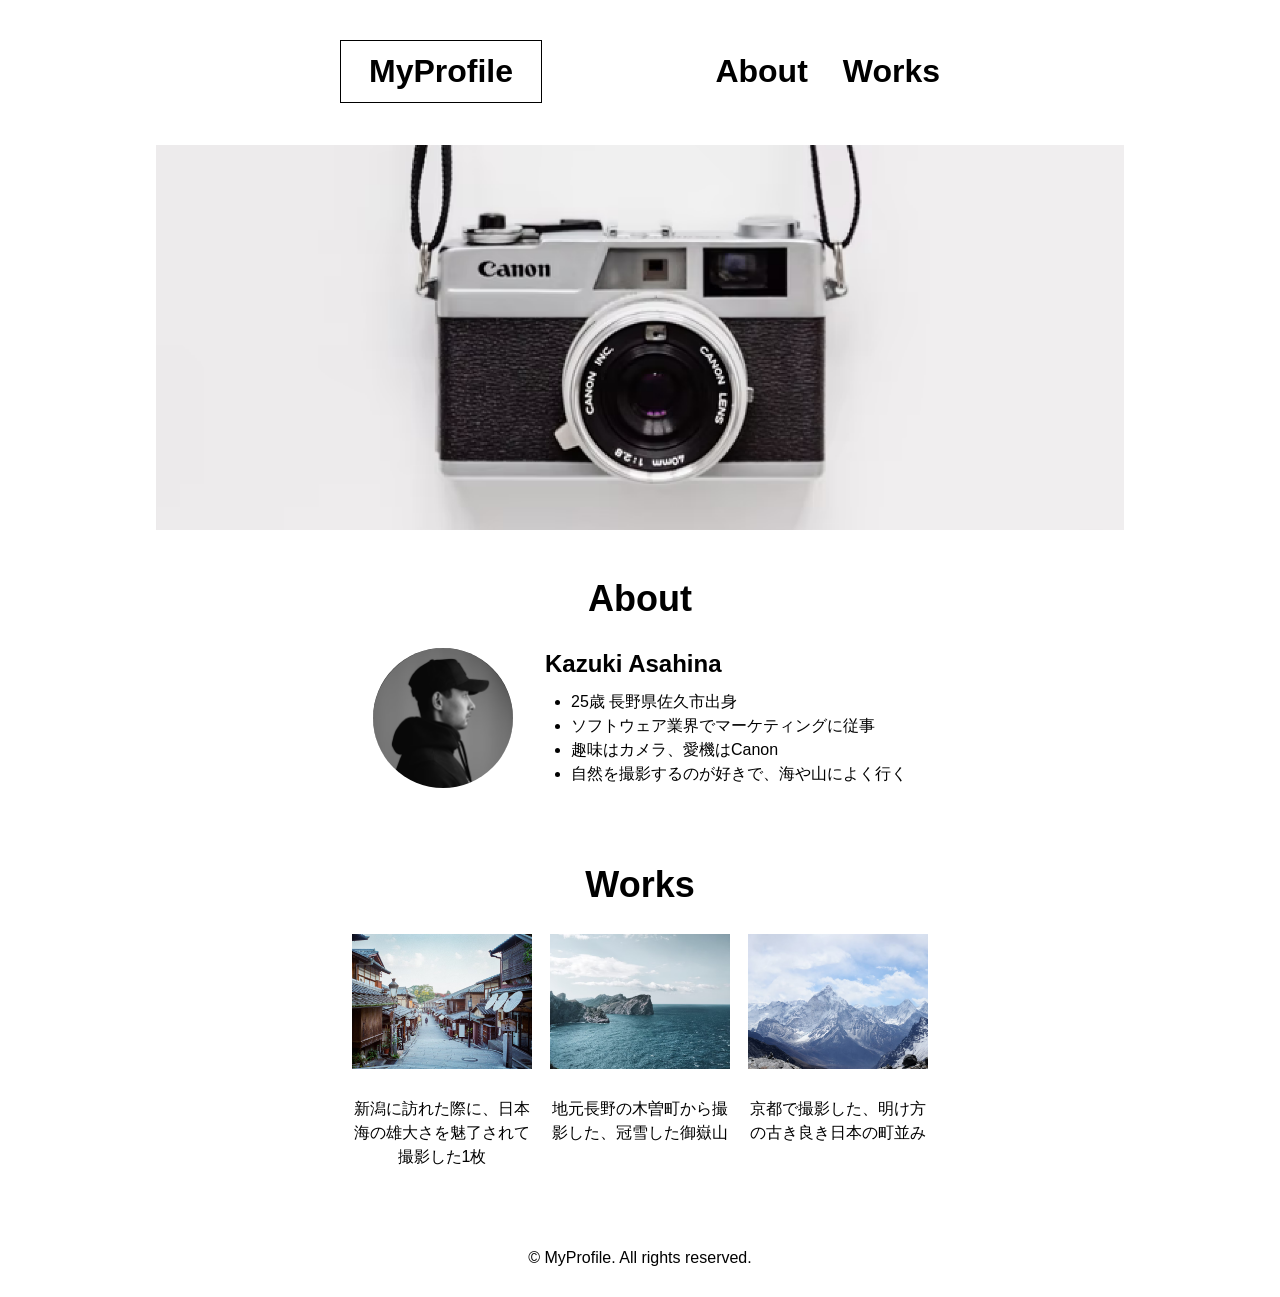
<file: camera/index.html>
<!DOCTYPE html>
<html lang="ja">
<head>
    <meta charset="UTF-8">
    <meta name="viewport" content="width=device-width, initial-scale=1.0">
    <title>MyProfile</title>
    <link rel="stylesheet" href="style.css">
</head>
<body>

    <!-- ヘッダー -->
    <header>
        <nav>
            <h1>MyProfile</h1>
            <ul>
                <li><a href="#about">About</a></li>
                <li><a href="#works">Works</a></li>
            </ul>
        </nav>
    </header>

    <!-- メインコンテンツ -->
    <main>
        <article>

            <!-- メインビジュアル -->
            <div class="main-visual">
                <img src="./images/camera.png" alt="カメラの写真">
            </div>

            <!-- About -->
            <section id="about">
                <h2>About</h2>

                <div class="profile">
                    <img src="./images/profile.png" alt="プロフィール写真">

                    <div class="profile-text">
                        <h3>Kazuki Asahina</h3>
                        <ul>
                            <li>25歳 長野県佐久市出身</li>
                            <li>ソフトウェア業界でマーケティングに従事</li>
                            <li>趣味はカメラ、愛機はCanon</li>
                            <li>自然を撮影するのが好きで、海や山によく行く</li>
                        </ul>
                    </div>
                </div>
            </section>

            <!-- Works -->
            <section id="works">
                <h2>Works</h2>

                <div class="works-list">
                    <div class="works-item">
                        <img src="./images/work1.png" alt="日本海の写真">
                        <p>新潟に訪れた際に、日本海の雄大さを魅了されて撮影した1枚</p>
                    </div>

                    <div class="works-item">
                        <img src="./images/work2.png" alt="雪山の写真">
                        <p>地元長野の木曽町から撮影した、冠雪した御嶽山</p>
                    </div>

                    <div class="works-item">
                        <img src="./images/work3.png" alt="京都の町並みの写真">
                        <p>京都で撮影した、明け方の古き良き日本の町並み</p>
                    </div>
                </div>
            </section>

        </article>
    </main>

    <!-- フッター -->
    <footer>
        <p>© MyProfile. All rights reserved.</p>
    </footer>

</body>
</html>
</file>
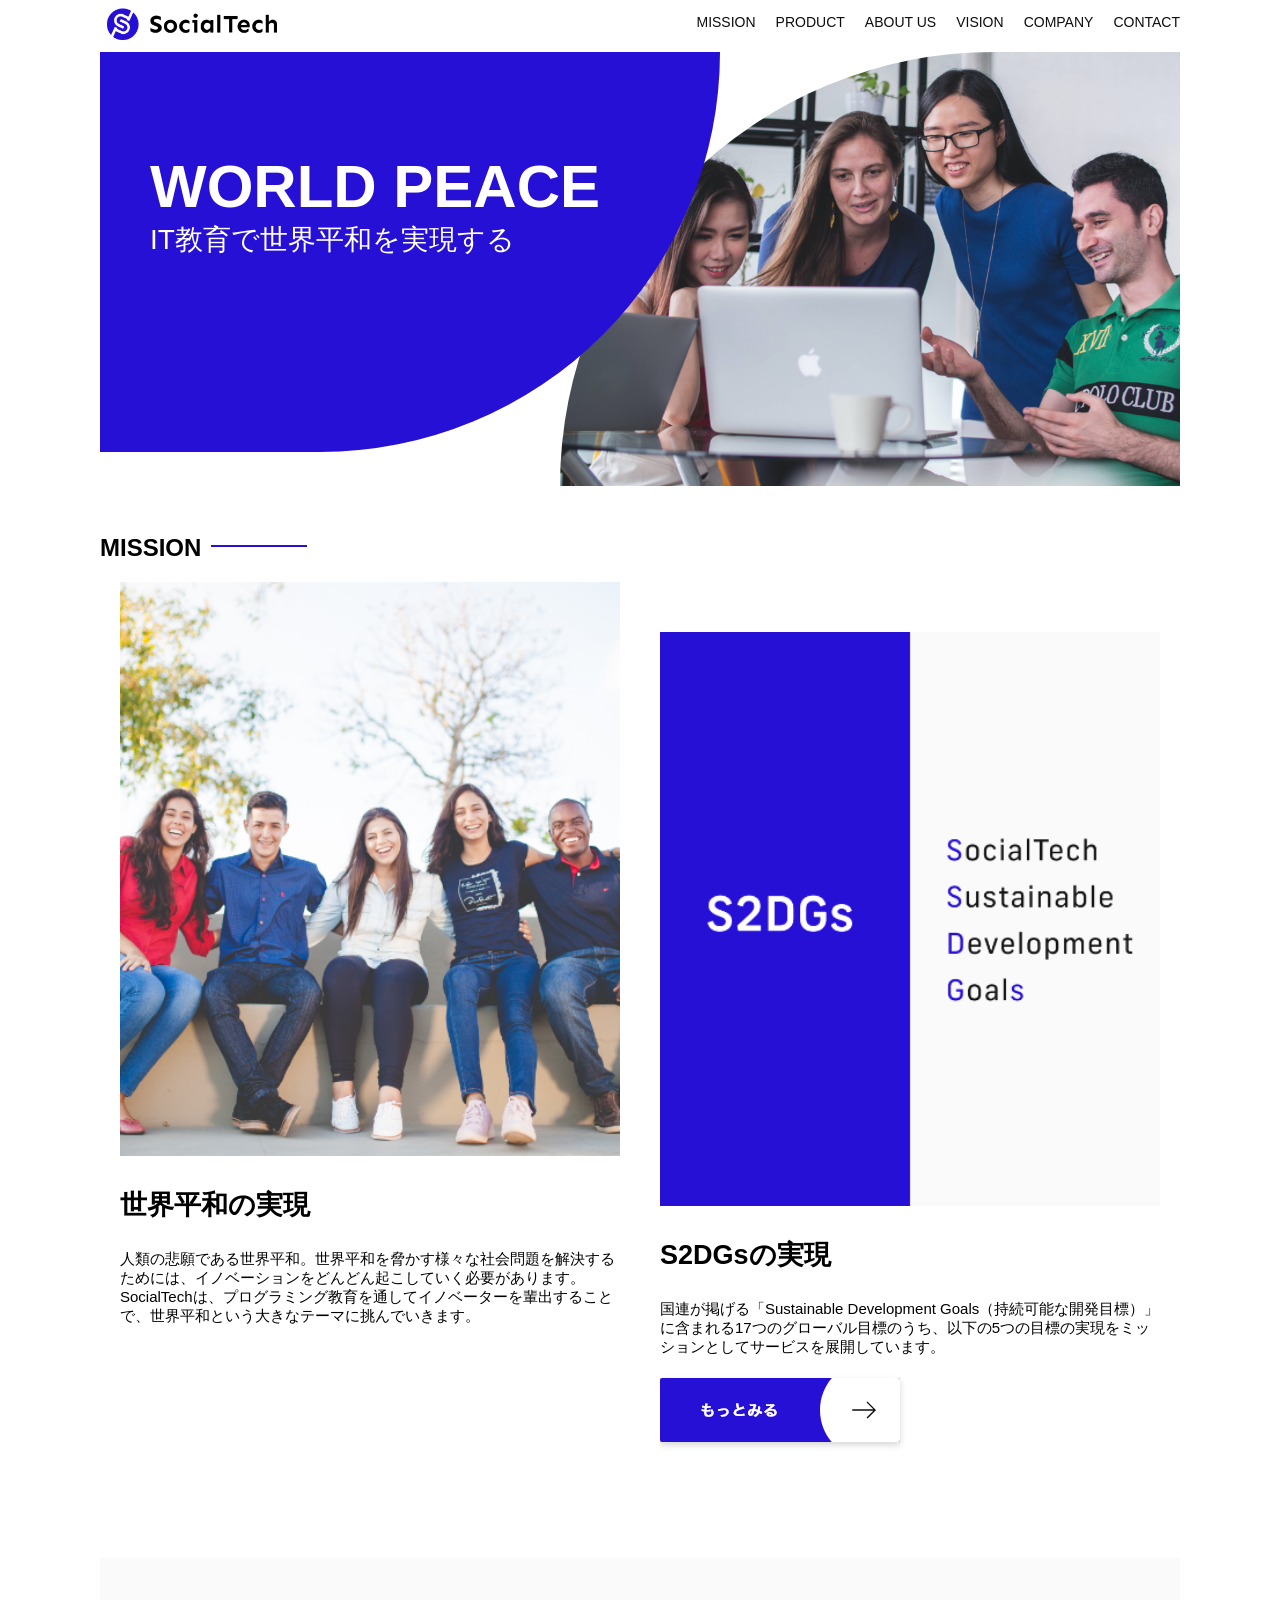
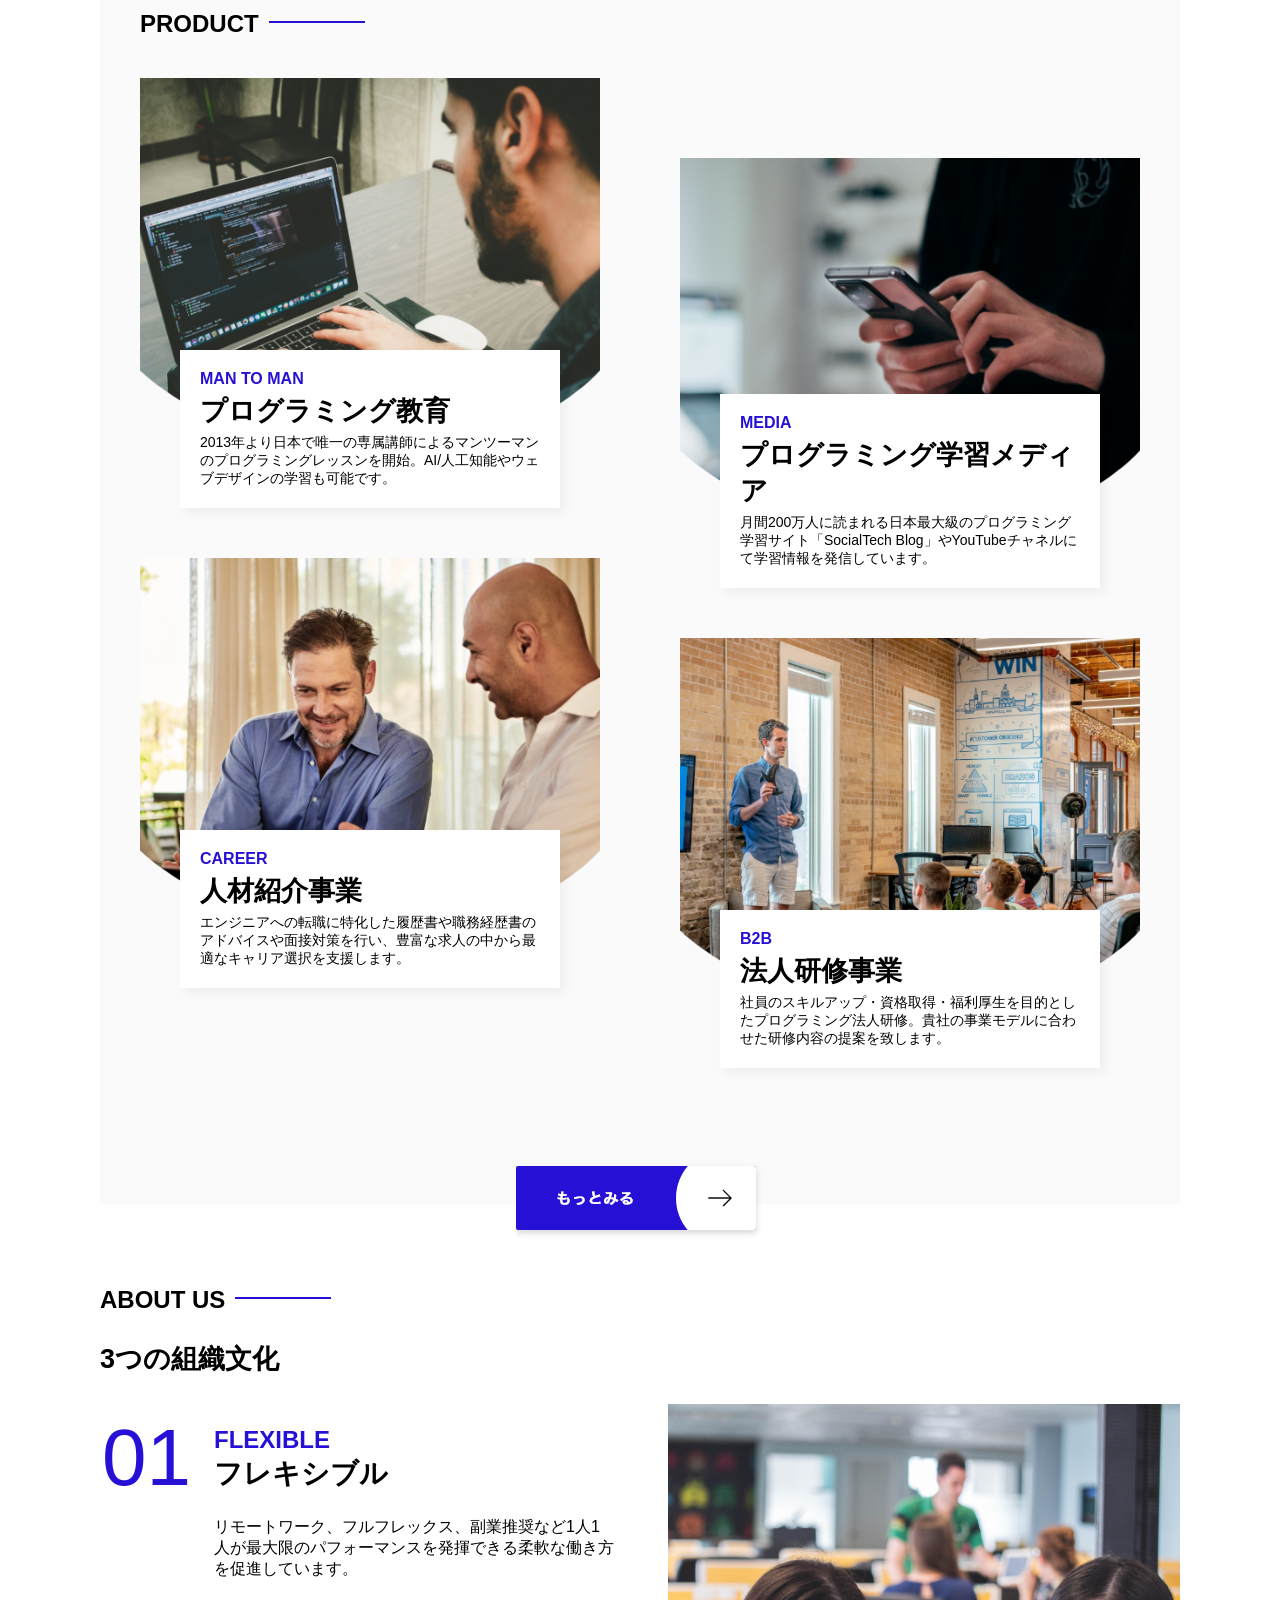
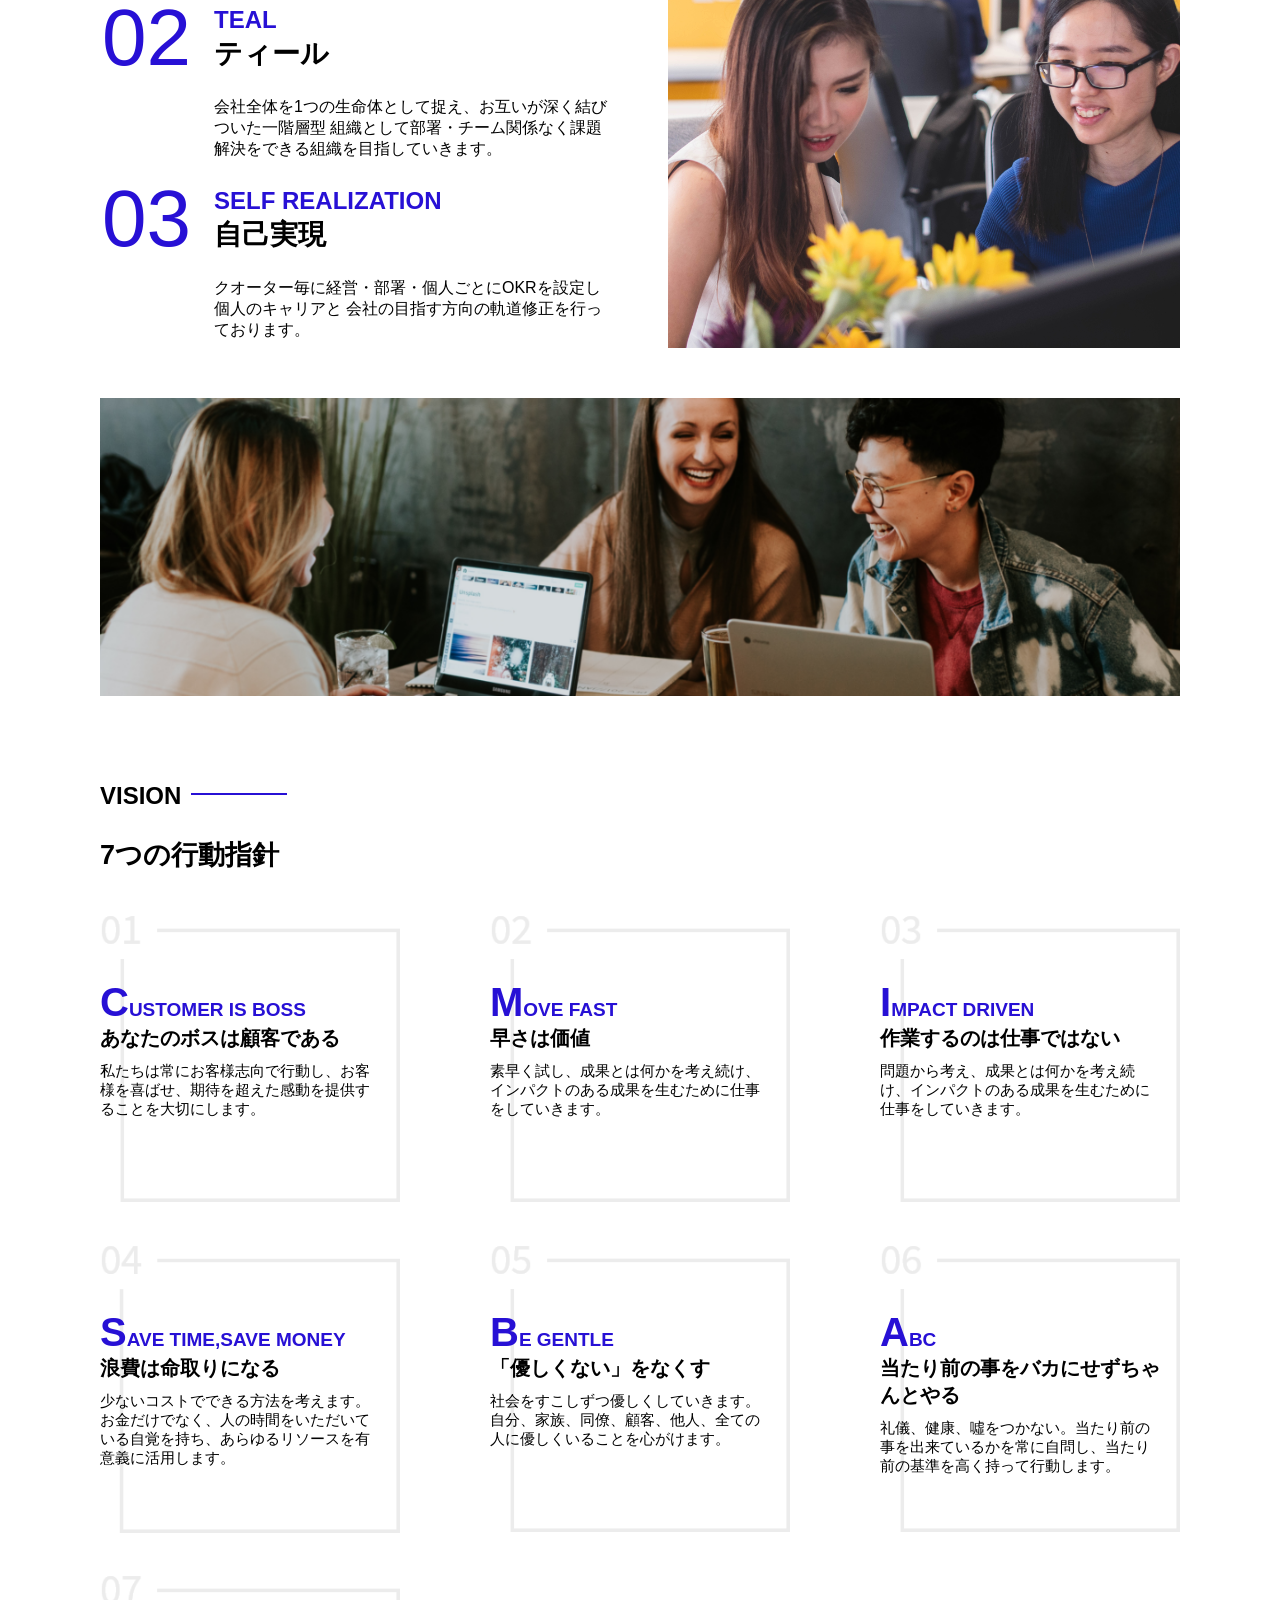
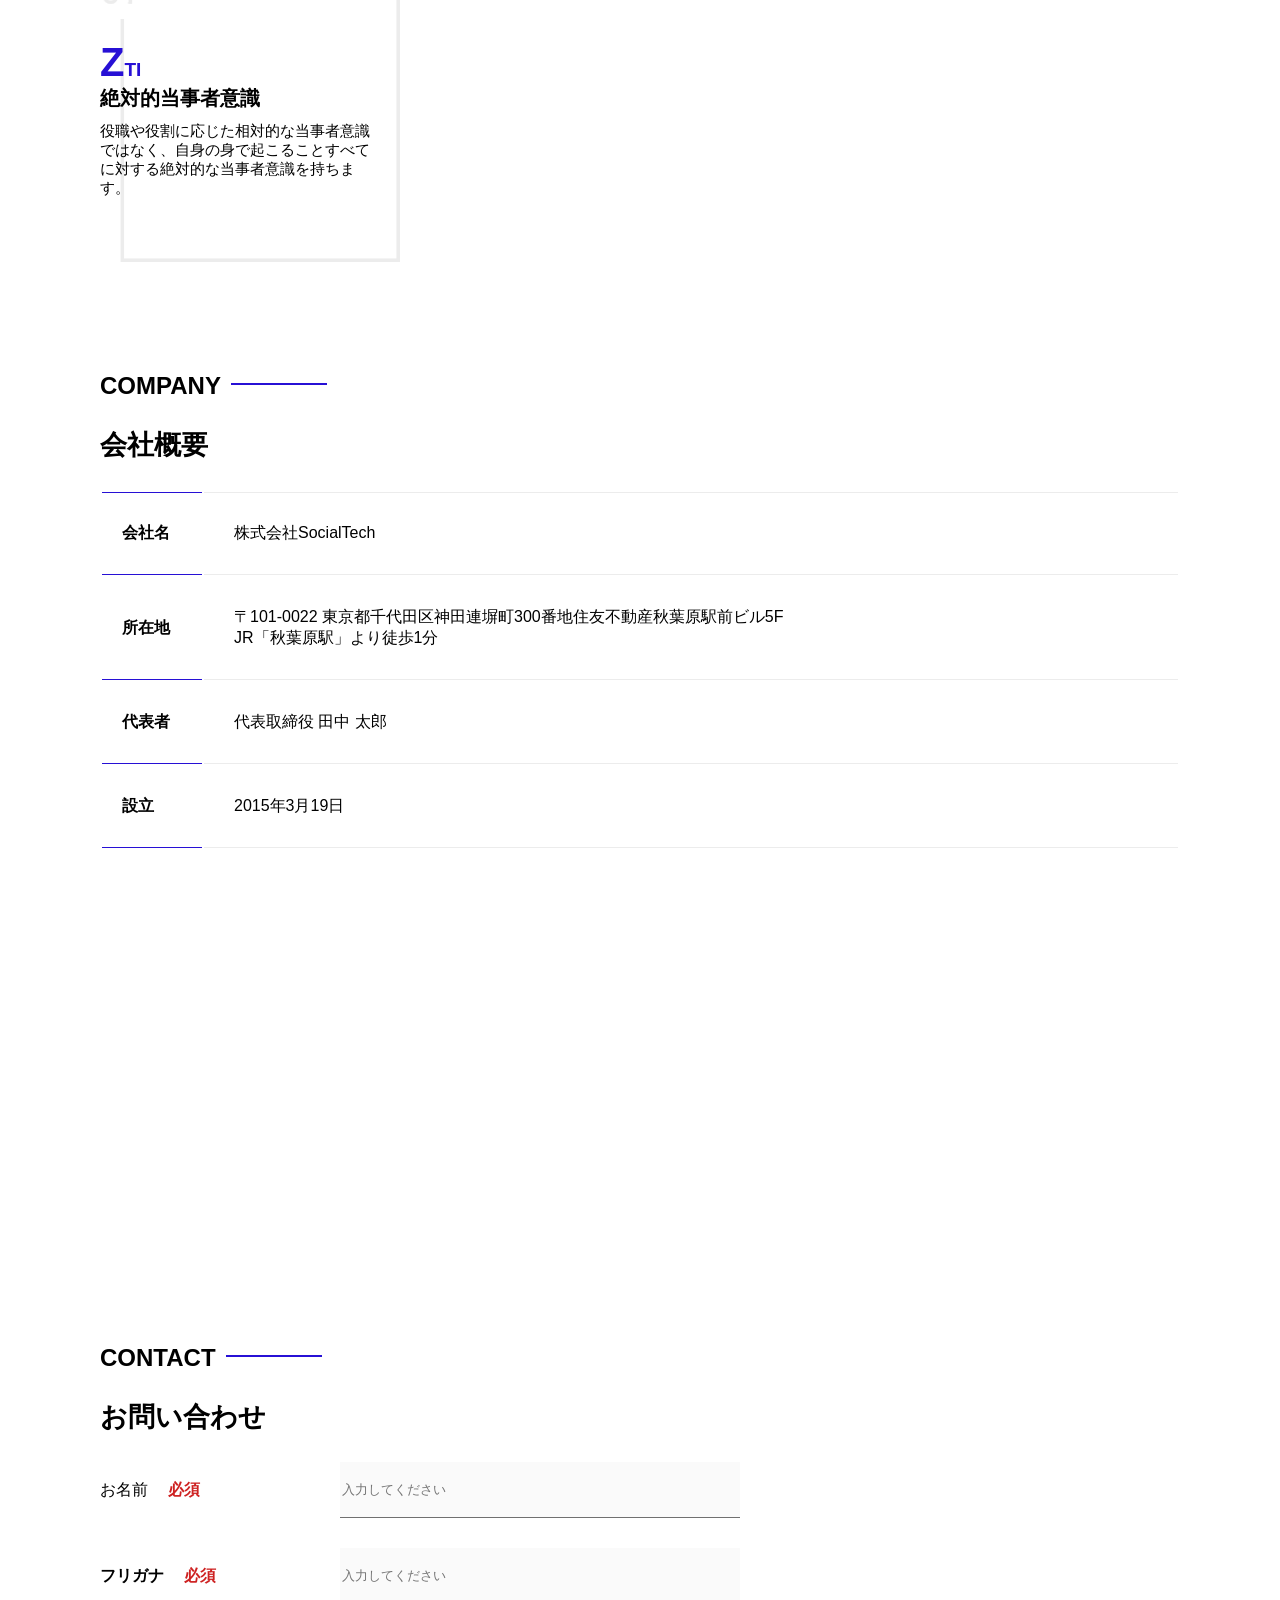
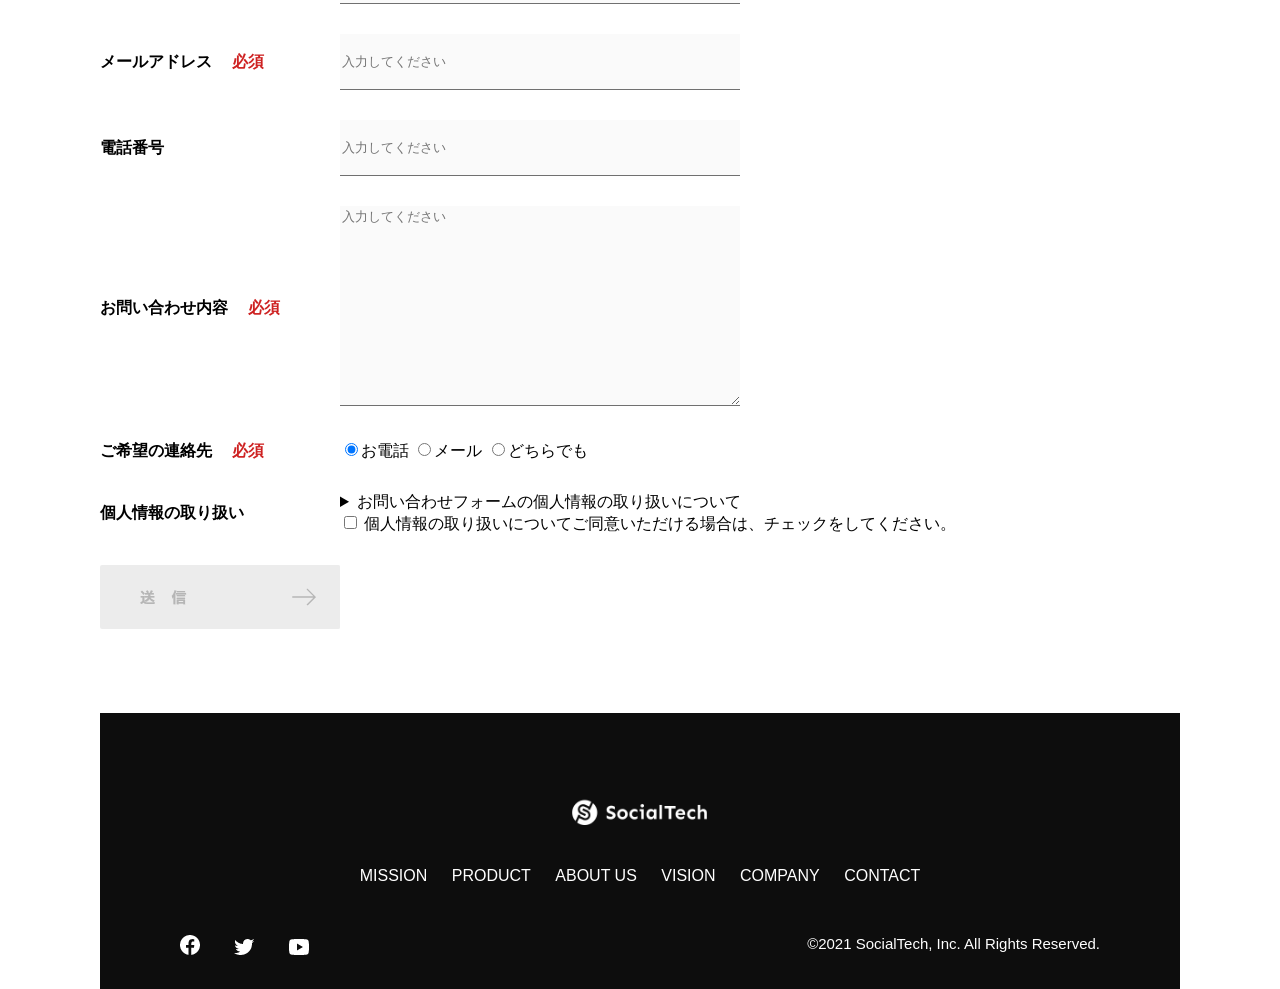
<file: socialtech/index.html>
<!DOCTYPE html>
<html>
<head>
    <title>SocialTech</title>
    <meta charset="UTF-8">
    <meta name="description" content="SocialTechはEdTech業界のリーディングカンパニーを目指します。">
    <meta name="viewport" content="width=device-width, initial-scale=1.0">
    <link rel="stylesheet" href="style.css"> 
</head>
<body>
    <header>
        <a href="index.html" id="logo">
            <img src="images/logo.png" alt="トップページに戻る">
        </a>
        <nav id="nav-pc">
            <ul>
                <li><a href="mission.html">MISSION</a></li>
                <li><a href="product.html">PRODUCT</a></li>
                <li><a href="index.html#aboutus">ABOUT US</a></li>
                <li><a href="index.html#vision">VISION</a></li>
                <li><a href="index.html#company">COMPANY</a></li>
                <li><a href="index.html#contact">CONTACT</a></li>
            </ul>
        </nav>
        <button id="menu-sp" onclick="document.getElementById('nav-sp').style.display = 'block'">
            <img src="images/button-menu.png" alt="ナビゲーションを開く">
        </button>
        <div id="nav-sp">
            <button id="close" onclick="document.getElementById('nav-sp').style.display = 'none'">
                <img src="images/button-close.png" alt="ナビゲーションを閉じる">
            </button>

            <nav>
                <ul>
                    <li>
                        <a id="logo-sp" href="index.html" onclick="document.getElementById('nav-sp').style.display = 'none'"><img src="images/logo-sp.png" alt="トップページに戻る"></a>
                    </li>
                    <li><a class="menu" href="mission.html" onclick="document.getElementById('nav-sp').style.display = 'none'">MISSION</a></li>
                    <li><a class="menu" href="product.html" onclick="document.getElementById('nav-sp').style.display = 'none'">PRODUCT</a></li>
                    <li><a class="menu" href="index.html#aboutus" onclick="document.getElementById('nav-sp').style.display = 'none'">ABOUT US</a></li>
                    <li><a class="menu" href="index.html#vision" onclick="document.getElementById('nav-sp').style.display = 'none'">VISION</a></li>
                    <li><a class="menu" href="index.html#company" onclick="document.getElementById('nav-sp').style.display = 'none'">COMPANY</a></li>
                    <li><a class="menu" href="index.html#contact" onclick="document.getElementById('nav-sp').style.display = 'none'">CONTACT</a></li>
                </ul>
            </nav>
            <div id="sns">
                <a href="https://www.facebook.com/sejuku2013">
                    <img src="images/button-facebook.png" alt="Facebookのリンク">
                </a>
                <a href="https://twitter.com/samuraijuku">
                    <img src="images/button-twitter.png" alt="Twitterのリンク">
                </a>
                <a href="https://www.youtube.com/channel/UCCFOQO5aDK0xXam4cUQXT8g">
                    <img src="images/button-youtube.png" alt="YouTubeのリンク">
                </a>
            </div>
        </div>
    </header>
    <main>
        <article>
            <section id="main-visual">
                <div id="main-message">
                    <h1>WORLD PEACE</h1>
                    <p>IT教育で世界平和を実現する</p>
                </div>
                <img src="images/index/index-main.png" alt="PCの周りに集まる多国籍の仲間たち">
            </section>
            <section id="mission">
                <h2 class="index-h2">MISSION</h2>
                <div id="mission-flex">
                    <div>
                        <img id="mission-photo" src="images/index/index-mission.png" alt="屋外のベンチで写真を撮影する多国籍の仲間たち">
                        <h3>世界平和の実現</h3>
                        <p>人類の悲願である世界平和。世界平和を脅かす様々な社会問題を解決するためには、イノベーションをどんどん起こしていく必要があります。SocialTechは、プログラミング教育を通してイノベーターを輩出することで、世界平和という大きなテーマに挑んでいきます。</p>
                    </div>
                    <div>
                        <img id="s2dgs" src="images/index/s2dgs.png" alt="S2DGs">
                        <h3>S2DGsの実現</h3>
                        <p>国連が掲げる「Sustainable Development Goals（持続可能な開発目標）」に含まれる17つのグローバル目標のうち、以下の5つの目標の実現をミッションとしてサービスを展開しています。</p>
                        <a href="mission.html">
                            <img src="images/button-more.png" alt="もっとみる">
                        </a>
                    </div>
                </div>
            </section>
            <section id="product">
                <h2 class="index-h2">PRODUCT</h2>
                <div class="product-flex">
                    <div id="product-left">
                        <div>
                            <img class="product-photo" src="images/index/index-mantoman.png" alt="PCでコードを書く男性">
                            <div class="product-explain">
                                <span>MAN TO MAN</span>
                                <h3>プログラミング教育</h3>
                                <p>2013年より日本で唯一の専属講師によるマンツーマンのプログラミングレッスンを開始。AI/人工知能やウェブデザインの学習も可能です。</p>
                            </div>
                        </div>
                        <div>
                            <img class="product-photo" src="images/index/index-career.png" alt="笑顔で話し合う2人の男性">
                            <div class="product-explain">
                                <span>CAREER</span>
                                <h3>人材紹介事業</h3>
                                <p>エンジニアへの転職に特化した履歴書や職務経歴書のアドバイスや面接対策を行い、豊富な求人の中から最適なキャリア選択を支援します。</p>
                            </div>
                        </div>
                    </div>
                    <div id="product-right">
                        <div>
                            <img class="product-photo" src="images/index/index-media.png" alt="スマートフォンを操作する人">
                            <div class="product-explain">
                                <span>MEDIA</span>
                                <h3>プログラミング学習メディア</h3>
                                <p>月間200万人に読まれる日本最大級のプログラミング学習サイト「SocialTech Blog」やYouTubeチャネルにて学習情報を発信しています。</p>
                            </div>
                        </div>
                        <div>
                            <img class="product-photo" src="images/index/index-b2b.png" alt="講演中の男性とそれを聴く人々">
                            <div class="product-explain">
                                <span>B2B</span>
                                <h3>法人研修事業</h3>
                                <p>社員のスキルアップ・資格取得・福利厚生を目的としたプログラミング法人研修。貴社の事業モデルに合わせた研修内容の提案を致します。</p>
                            </div>
                        </div>
                    </div>
                </div>
                <div id="product-more">
                    <a href="product.html">
                        <img src="images/button-more.png" alt="もっとみる">
                    </a>
                </div>
            </section>
            <section id="aboutus">
                <h2 class="index-h2">ABOUT US</h2>
                <h3>3つの組織文化</h3>
                <div>
                    <table class="culture-table">
                        <tr>
                            <td class="culture-num">01</td>
                            <th><span class="culture-en">FLEXIBLE</span><br>フレキシブル</th>
                        </tr>
                        <tr>
                            <td>

                            </td>
                            <td class="culture-description">リモートワーク、フルフレックス、副業推奨など1人1人が最大限のパフォーマンスを発揮できる柔軟な働き方を促進しています。</td>
                        </tr>
                        <tr>
                            <td class="culture-num">02</td>
                            <th><span class="culture-en">TEAL</span><br>ティール</th>
                        </tr>
                        <tr>
                            <td>

                            </td>
                            <td class="culture-description">会社全体を1つの生命体として捉え、お互いが深く結びついた一階層型 組織として部署・チーム関係なく課題解決をできる組織を目指していきます。</td>
                        </tr>
                        <tr>
                            <td class="culture-num">03</td>
                            <th><span class="culture-en">SELF REALIZATION</span><br>自己実現</th>
                        </tr>
                        <tr>
                            <td>

                            </td>
                            <td class="culture-description">クオーター毎に経営・部署・個人ごとにOKRを設定し個人のキャリアと 会社の目指す方向の軌道修正を行っております。</td>
                        </tr>
                    </table>
                    <img class="culture-img" src="images/index/index-aboutus1.png" alt="笑顔で話し合う2人の女性">
                </div>
                <img class="culture-img2" src="images/index/index-aboutus2.png" alt="笑顔で話し合う3人の男女">
            </section>
            <section id="vision">
                <h2 class="index-h2">VISION</h2>
                <h3>7つの行動指針</h3>
                <div>
                    <div class="vision-box">
                        <img src="images/index/vision-01.png" alt="01">
                        <div>
                            <h4>CUSTOMER IS BOSS</h4>
                            <h5>あなたのボスは顧客である</h5>
                            <p>私たちは常にお客様志向で行動し、お客様を喜ばせ、期待を超えた感動を提供することを大切にします。</p>
                        </div>
                    </div>
                    <div class="vision-box">
                        <img src="images/index/vision-02.png" alt="02">
                        <div>
                            <h4>MOVE FAST</h4>
                            <h5>早さは価値</h5>
                            <p>素早く試し、成果とは何かを考え続け、インパクトのある成果を生むために仕事をしていきます。</p>
                        </div>
                    </div>
                    <div class="vision-box">
                        <img src="images/index/vision-03.png" alt="03">
                        <div>
                            <h4>IMPACT DRIVEN</h4>
                            <h5>作業するのは仕事ではない</h5>
                            <p>問題から考え、成果とは何かを考え続け、インパクトのある成果を生むために仕事をしていきます。</p>
                        </div>
                    </div>
                    <div class="vision-box">
                        <img src="images/index/vision-04.png" alt="04">
                        <div>
                            <h4>SAVE TIME,SAVE MONEY</h4>
                            <h5>浪費は命取りになる</h5>
                            <p>少ないコストでできる方法を考えます。お金だけでなく、人の時間をいただいている自覚を持ち、あらゆるリソースを有意義に活用します。</p>
                        </div>
                    </div>
                    <div class="vision-box">
                        <img src="images/index/vision-05.png" alt="05">
                        <div>
                            <h4>BE GENTLE</h4>
                            <h5>「優しくない」をなくす</h5>
                            <p>社会をすこしずつ優しくしていきます。自分、家族、同僚、顧客、他人、全ての人に優しくいることを心がけます。</p>
                        </div>
                    </div>
                    <div class="vision-box">
                        <img src="images/index/vision-06.png" alt="06">
                        <div>
                            <h4>ABC</h4>
                            <h5>当たり前の事をバカにせずちゃんとやる</h5>
                            <p>礼儀、健康、噓をつかない。当たり前の事を出来ているかを常に自問し、当たり前の基準を高く持って行動します。</p>
                        </div>
                    </div>
                    <div class="vision-box">
                        <img src="images/index/vision-07.png" alt="07">
                        <div>
                            <h4>ZTI</h4>
                            <h5>絶対的当事者意識</h5>
                            <p>役職や役割に応じた相対的な当事者意識ではなく、自身の身で起こることすべてに対する絶対的な当事者意識を持ちます。</p>
                        </div>
                    </div>
                </div>
            </section>
            <section id="company">
                <h2 class="index-h2">COMPANY</h2>
                <h3>会社概要</h3>
                <table id="company-table">
                    <tr>
                        <th class="tableheader tableheader-first">会社名</th>
                        <td class="cell cell-first">株式会社SocialTech</td>
                    </tr>
                    <tr>
                        <th class="tableheader">所在地</th>
                        <td class="cell">〒101-0022 東京都千代田区神田連塀町300番地住友不動産秋葉原駅前ビル5F<br>JR「秋葉原駅」より徒歩1分</td>
                    </tr>
                    <tr>
                        <th class="tableheader">代表者</th>
                        <td class="cell">代表取締役 田中 太郎</td>
                    </tr>
                    <tr>
                        <th class="tableheader">設立</th>
                        <td class="cell">2015年3月19日</td>
                    </tr>
                </table>
                <iframe src="https://www.google.com/maps/embed?pb=!1m18!1m12!1m3!1d3240.0688551336807!2d139.7720776771055!3d35.69992317258124!2m3!1f0!2f0!3f0!3m2!1i1024!2i768!4f13.1!3m3!1m2!1s0x60188fee13660e23%3A0x77137876edf742ac!2z5L2P5Y-L5LiN5YuV55Sj56eL6JGJ5Y6f6aeF5YmN44OT44Or!5e0!3m2!1sja!2sjp!4v1704858013291!5m2!1sja!2sjp" style="border: 0;" allowfullscreen="" loading="lady"></iframe>
            </section>
            <section id="contact">
                <h2 class="index-h2">CONTACT</h2>
                <h3>お問い合わせ</h3>
                <form>
                    <div>
                        <div class="contact-heading">
                            <label class="contact-heading">お名前<span class="contact-span">必須</span></label>
                        </div>
                        <div>
                            <input type="text" name="name" placeholder="入力してください" class="contact-textbox">
                        </div>
                    </div>
                    <div>
                        <div class="contact-heading">
                            <label class="contact-label">フリガナ<span class="contact-span">必須</span></label>
                        </div>
                        <div>
                            <input type="text" name="hurigana" placeholder="入力してください" class="contact-textbox">
                        </div>
                    </div>
                    <div>
                        <div class="contact-heading">
                            <label class="contact-label">メールアドレス<span class="contact-span">必須</span></label>
                        </div>
                        <div>
                            <input type="text" name="email" placeholder="入力してください" class="contact-textbox">
                        </div>
                    </div>
                    <div>
                        <div class="contact-heading">
                            <label class="contact-label">電話番号</label>
                        </div>
                        <div>
                            <input type="text" name="tel" placeholder="入力してください" class="contact-textbox">
                        </div>
                    </div>
                    <div>
                        <div class="contact-heading">
                            <label class="contact-label">お問い合わせ内容<span class="contact-span">必須</span></label>
                        </div>
                        <div>
                            <textarea class="contact-textarea" placeholder="入力してください" name="message"></textarea>
                        </div>
                    </div>
                    <div>
                        <div class="contact-heading">
                            <label class="contact-label">ご希望の連絡先<span class="contact-span">必須</span></label>
                        </div>
                        <div>
                            <input class="radiobutton" type="radio" value="tel" name="contact" checked><label>お電話</label>
                            <input class="radiobutton" type="radio" value="mail" name="contact"><label">メール</label>
                            <input class="radiobutton" type="radio" value="both" name="contact"><label>どちらでも</label>
                        </div>
                    </div>
                    <div>
                        <div class="contact-heading">
                            <label class="contact-label">個人情報の取り扱い</label>
                        </div>
                        <div>
                         <details>
                            <summary>お問い合わせフォームの個人情報の取り扱いについて</summary>
                            <div>
                                <dl>
                                    <dt>１．組織の名称又は氏名</dt>
                                    <dd>株式会社SocialTech</dd>
                                    <dt>２．個人情報保護管理者（若しくはその代理人）の氏名又は職名、所属及び連絡先</dt>
                                    <dd>
                                        <p>鈴木 一郎 コーポレート部</p>
                                        <p>メールアドレス：samurai@example.com</p>
                                        <p>TEL：03-1234-5678</p>
                                    </dd>
                                    <dt>３．個人情報の利用目的</dt>
                                    <dd>
                                        <ul>
                                            <li>本サービス及び本サービスに関連する情報の提供又はそれらに関する連絡のため</li>
                                            <li>ユーザーの本人確認のため</li>
                                            <li>当社サービスのご案内のため</li>
                                            <li>当社の商品等の広告または宣伝（電子メールによるものを含むものとします。）</li>
                                        </ul>
                                    </dd>
                                    <dt>４．個人情報の取り扱い業務の委託</dt>
                                    <dd>個人情報の取扱業務の全部または一部を外部に業務委託する場合があります。その際、弊社は、個人情報を適切に保護できる管理体制を敷き実行していることを条件として委託先を厳選したうえで、機密保持契約を委託先と締結し、お客様の個人情報を厳密に管理させます。</dd>
                                    <dt>５．個人情報の開示等の請求</dt>
                                    <dd>
                                        お客様は、弊社に対してご自身の個人情報の開示等（利用目的の通知、開示、内容の訂正・追加・削除、利用の停止または消去、第三者への提供の停止）に関して、当社問合わせ窓口に申し出ることができます。<br>
                                        その際、弊社はお客様ご本人を確認させていただいたうえで、合理的な期間内に対応いたします。<br>
                                        なお、個人情報に関する弊社問い合わせ先は、次の通りです。
                                    </dd>
                                    <dd>
                                        <p>株式会社SocialTech 個人情報問い合わせ窓口</p>
                                        <p>〒150-0043 東京都千代田区神田連塀町300番地 住友不動産秋葉原駅前ビル5F</p>
                                        <p>メールアドレス：samurai@example.com TEL：03-1234-5678</p>
                                    </dd>

                                    <dt>６．個人情報を提供されることの任意性について</dt>
                                    <dd>お客様がご自身の個人情報を弊社に提供されるか否かは、お客様のご判断によりますが、もしご提供されない場合には、適切なサービスが提供できない場合がありますので予めご了承ください。</dd>
                                </dl>
                            </div>
                         </details>
                         <input type="checkbox" name="agree">
                         <span>個人情報の取り扱いについてご同意いただける場合は、チェックをしてください。</span>
                        </div>
                    </div>
                    <input type="image" src="images/button-submit.png" alt="送信する">
                </form>
            </section>
        </article>
    </main>
    <footer>
        <div id="footer-logo">
            <img src="images/logo-sp.png" alt="SocialTech">
        </div>
        <div id="footer-link">
            <a href="mission.html">MISSION</a>
            <a href="product.html">PRODUCT</a>
            <a href="index.html#aboutus">ABOUT US</a>
            <a href="index.html#vision">VISION</a>
            <a href="index.html#company">COMPANY</a>
            <a href="index.html#contact">CONTACT</a>
        </div>
        <div id="sns-footer">
            <div class="sns-btns">
                <a href="https://www.facebook.com/sejuku2013"><img src="images/button-facebook.png" alt="Facebookのリンク"></a>
                <a href="https://twitter.com/samuraijuku"><img src="images/button-twitter.png" alt="Twitterのリンク"></a>
                <a href="https://www.youtube.com/channel/UCCFOQO5aDK0xXam4cUQXT8g"><img src="images/button-youtube.png" alt="Youtubeのリンク"></a>
            </div>
            <p id="copyright">&copy;2021 SocialTech, Inc. All Rights Reserved.</p>
        </div>
    </footer>    
</body>
</html>
</file>
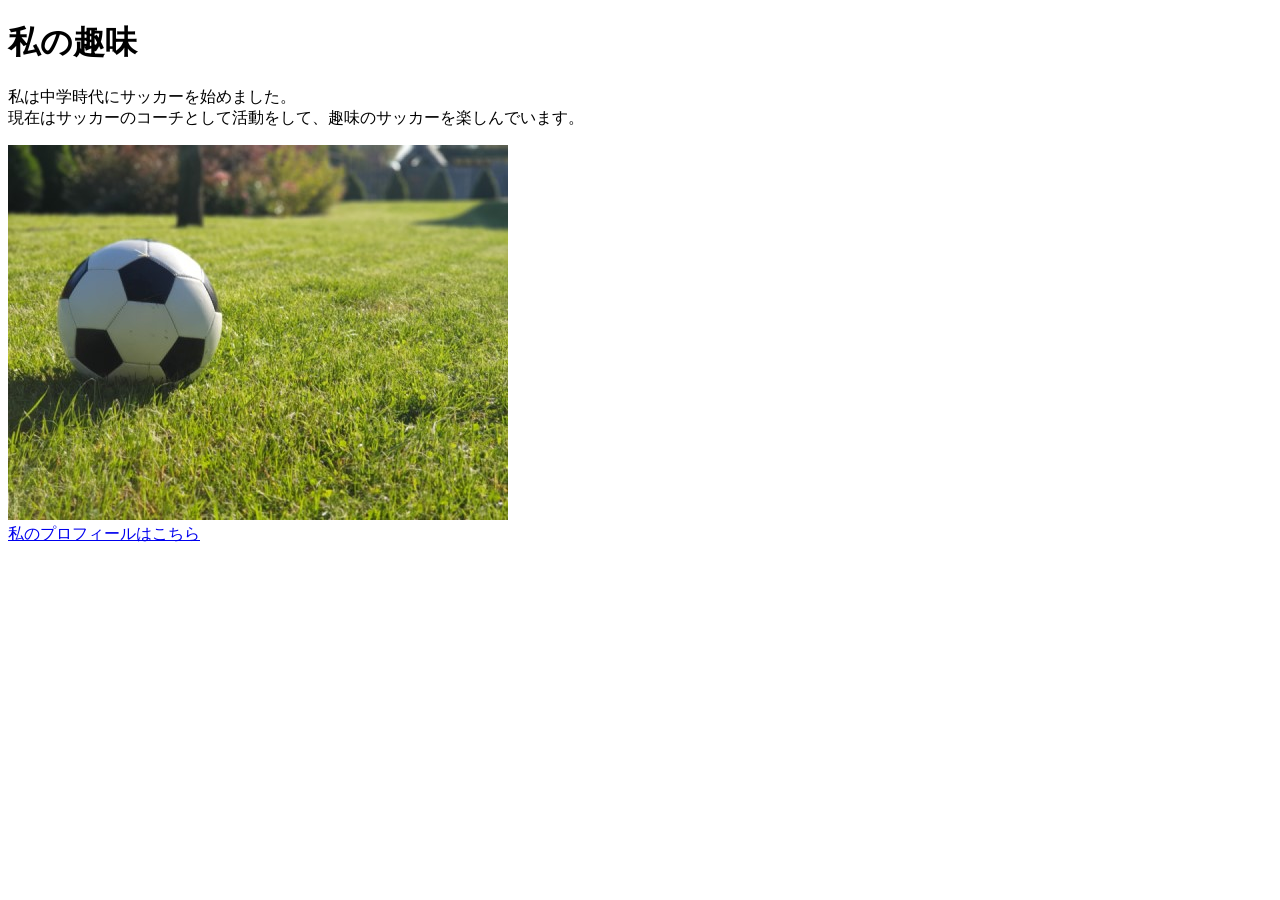
<file: kadai005/html/Index.html>
<!DOCTYPE html>
<html>
<head>
  <title>5章課題</title>
  <meta name="description" content="このページは5章の課題です。">
  <meta charset="UTF-8">
</head>
<body>
  <h1>私の趣味</h1>
  <p>私は中学時代にサッカーを始めました。<br>
    現在はサッカーのコーチとして活動をして、趣味のサッカーを楽しんでいます。
  </p>
  <img src="../images/sample.jpg" alt="サッカーボール">
  <br>
  <a href="https://x.com/samuraijuku">私のプロフィールはこちら</a>
</body>
</html>
</file>
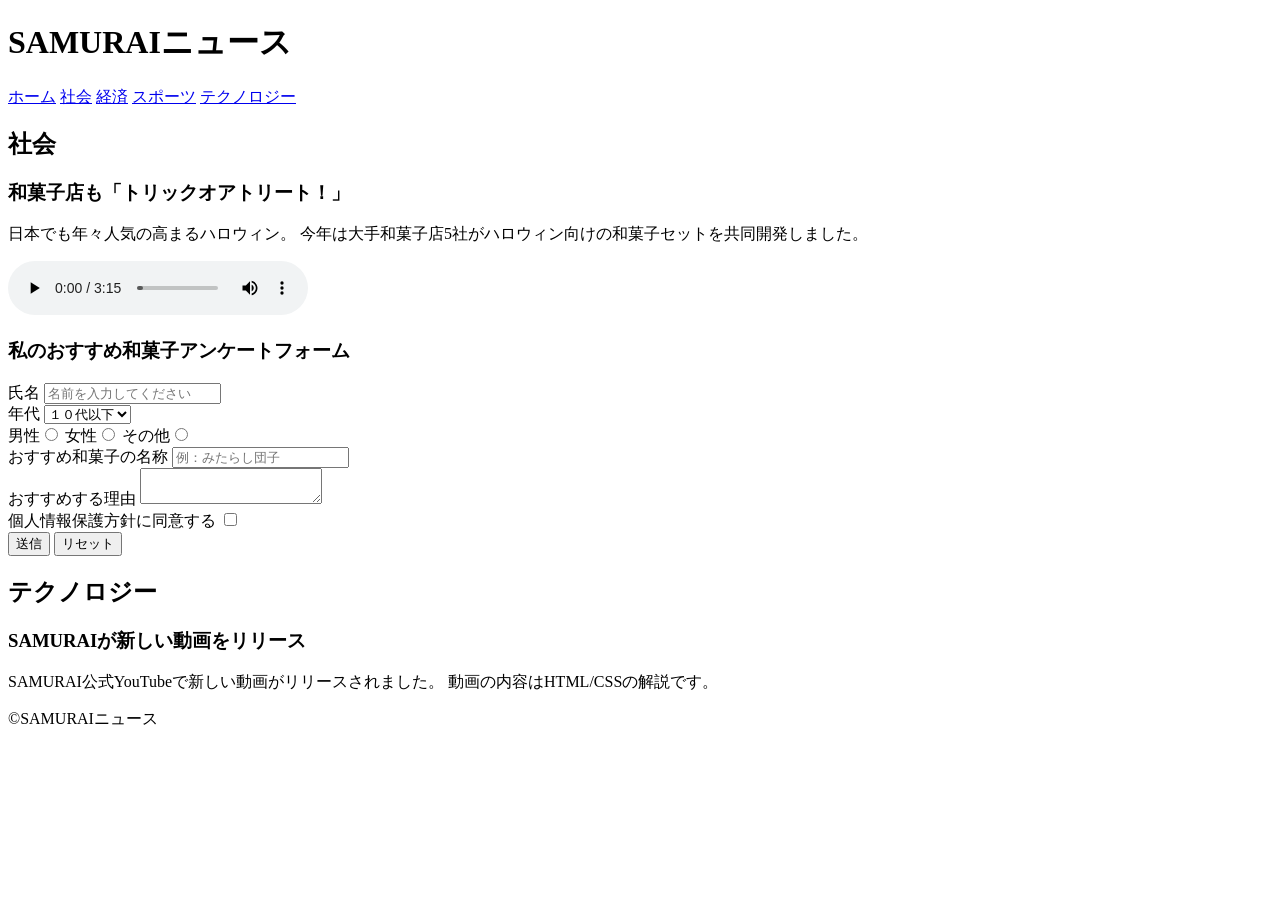
<file: kadai_008/kadai_008.html>
<!DOCTYPE html>
<html>
<head>
    <title>8章課題</title>
    <meta charset="UTF-8">
    <meta name="description" content="このページは8章の課題です。">
</head>
<body>
<header>
    <h1>SAMURAIニュース</h1>
    <nav>
        <a href="https://www.sejuku.net">ホーム</a>
        <a href="https://www.sejuku.net">社会</a>
        <a href="https://www.sejuku.net">経済</a>
        <a href="https://www.sejuku.net">スポーツ</a>
        <a href="https://www.sejuku.net">テクノロジー</a>
    </nav>
</header>
<main>
    <article>
        <h2>社会</h2>
        <section>
            <h3>和菓子店も「トリックオアトリート！」</h3>
            <p>日本でも年々人気の高まるハロウィン。
                今年は大手和菓子店5社がハロウィン向けの和菓子セットを共同開発しました。</p>
                <audio src="ichi.mp3" controls></audio>
        </section>
        <section>
            <h3>私のおすすめ和菓子アンケートフォーム</h3>
            <form>
                <label>氏名</label>
                <input type="text" placeholder="名前を入力してください">
                <br>

                <label>年代</label>
                <select>
                    <option>１０代以下</option>
                    <option>２０代</option>
                    <option>３０代</option>
                    <option>４０代以上</option>
                </select>
                <br>

                <label>男性</label><input type="radio" name="gender">
                <label>女性</label><input type="radio" name="gender">
                <label>その他</label><input type="radio" name="gender">
                <br>

                <label>おすすめ和菓子の名称</label>
                <input type="text" placeholder="例：みたらし団子">
                <br>

                <label>おすすめする理由</label>
                <textarea></textarea>
                <br>

                <label>個人情報保護方針に同意する</label>
                <input type="checkbox">
                <br>

                <input type="submit" value="送信">
                <input type="reset" value="リセット">
                <br>
            </form>
        </section>
    </article>
    <article>
        <h2>テクノロジー</h2>
        <section>
            <h3>SAMURAIが新しい動画をリリース</h3>
            <p>SAMURAI公式YouTubeで新しい動画がリリースされました。
                動画の内容はHTML/CSSの解説です。
            </p>
        </section>
    </article>
</main>
<footer>
    <p>&copy;SAMURAIニュース</p>
</footer>
</body>
</html>
</file>
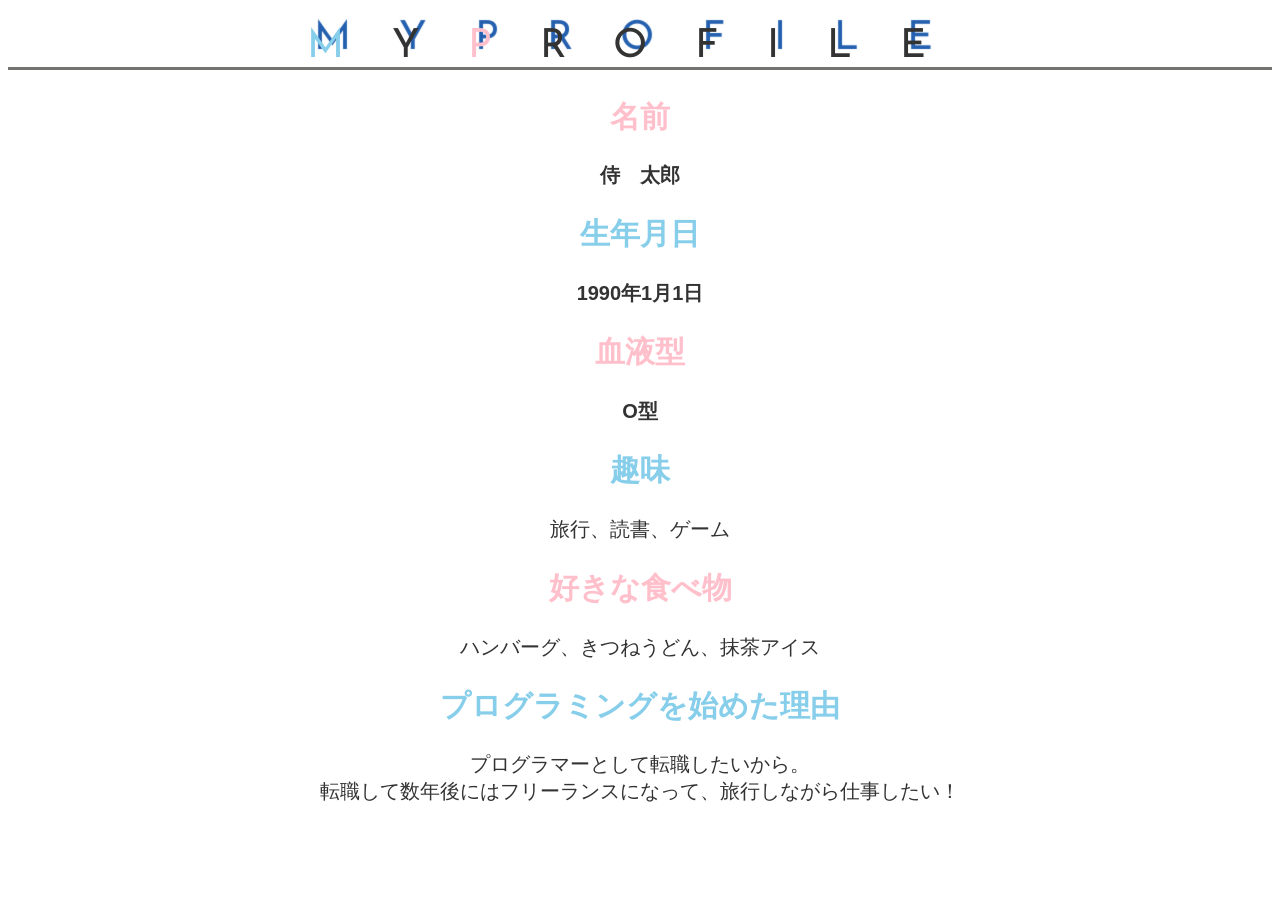
<file: kadai_015/kadai_015.html>
<!DOCTYPE html>
<html>
<head>
  <title>15章課題</title>
  <meta charset="UTF-8">
  <meta name="description" content="このページは15章の課題です。">
  <link rel="stylesheet" href="style.css">
  <link rel="preconnect" href="https://fonts.googleapis.com">
  <link rel="preconnect" href="https://fonts.gstatic.com" crossorigin>
  <link href="https://fonts.googleapis.com/css2?family=Josefin+Sans&display=swap" rel="stylesheet">
</head>
<body>
  <h1><span class="blue">M</span>Y<span class="pink">P</span>ROFILE</h1>
  <div id="basic">
    <h2 class="pink">名前</h2>
    <p>侍　太郎</p>
    <h2 class="blue">生年月日</h2>
    <p>1990年1月1日</p>
    <h2 class="pink">血液型</h2>
    <p>O型</p>
  </div>
  <h2 class="blue">趣味</h2>
  <p>旅行、読書、ゲーム</p>
  <h2 class="pink">好きな食べ物</h2>
  <p>ハンバーグ、きつねうどん、抹茶アイス</p>
  <h2 class="blue">プログラミングを始めた理由</h2>
  <p>プログラマーとして転職したいから。<br>転職して数年後にはフリーランスになって、旅行しながら仕事したい！</p>
</body>
</html>
</file>
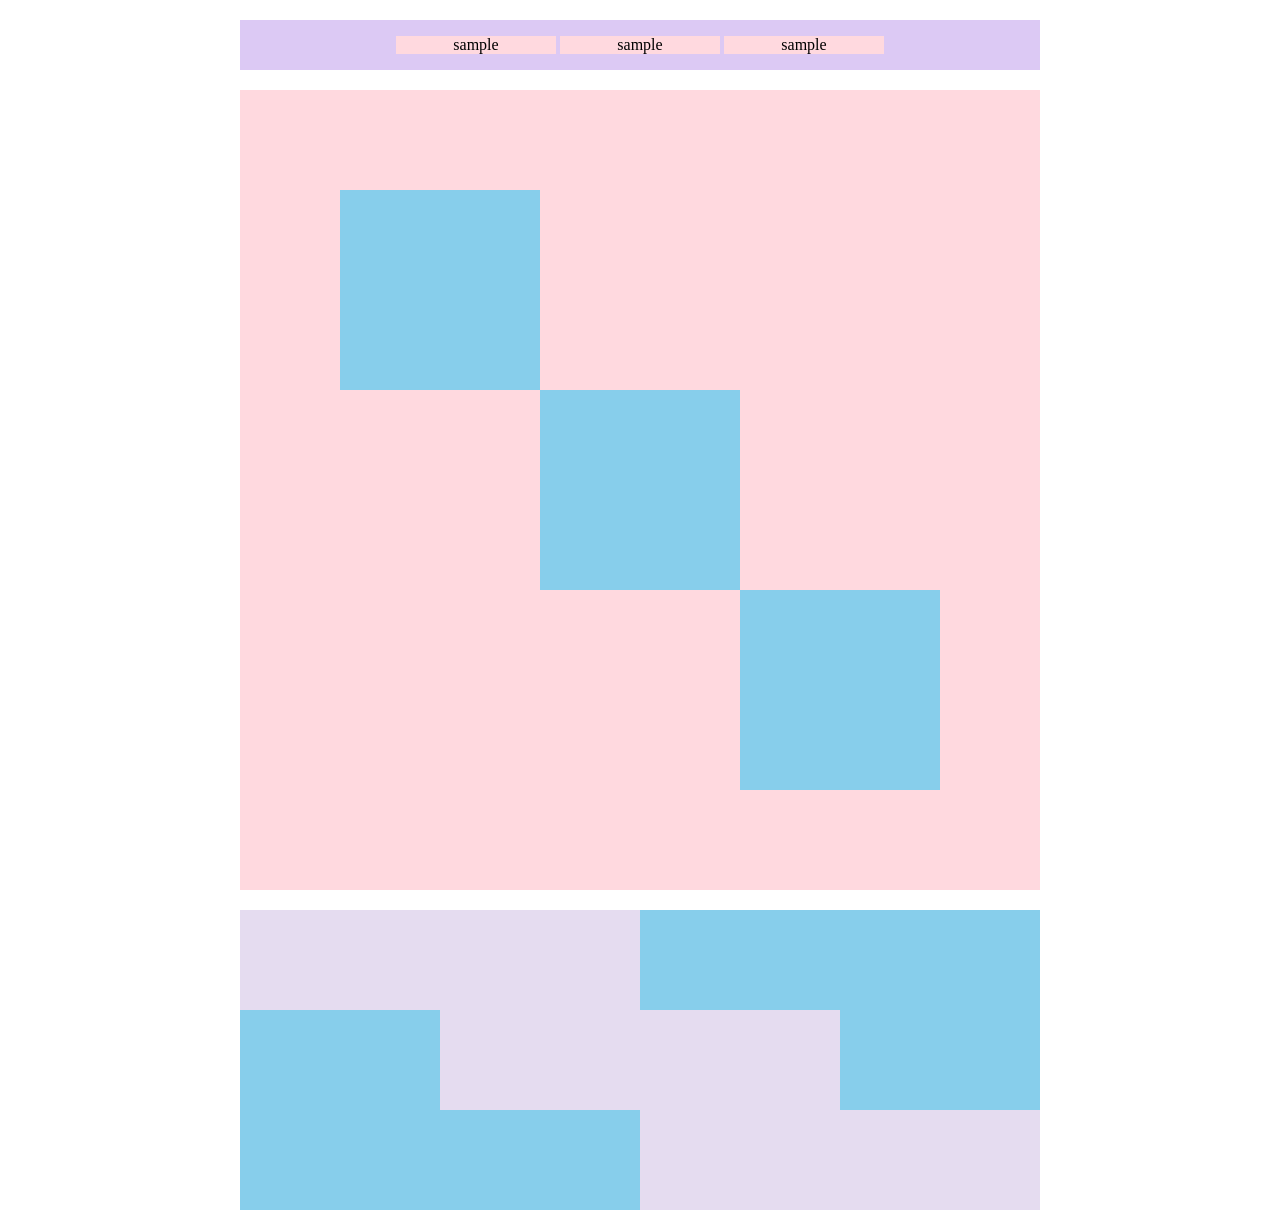
<file: kadai_018/kadai_018.html>
<!DOCTYPE html>
<html>
<head>
    <meta charset="UTF-8">
    <link rel="stylesheet" href="style.css">
    <meta name="description" content="このページは18章の課題です。">
    <title>18章課題</title>
</head>
<body>
    <div id="top">
        <p class="top-child">sample</p>
        <p class="top-child">sample</p>
        <p class="top-child">sample</p>
    </div>
    <div id="middle">
        <div id="middle-child01"></div>
        <div id="middle-child02"></div>
        <div id="middle-child03"></div>
    </div> 
    <div id="bottom">
        <div id="bottom-child01"></div>
        <div id="bottom-child02"></div>
        <div id="bottom-child03"></div>
   </div>
</body>
</html>
</file>
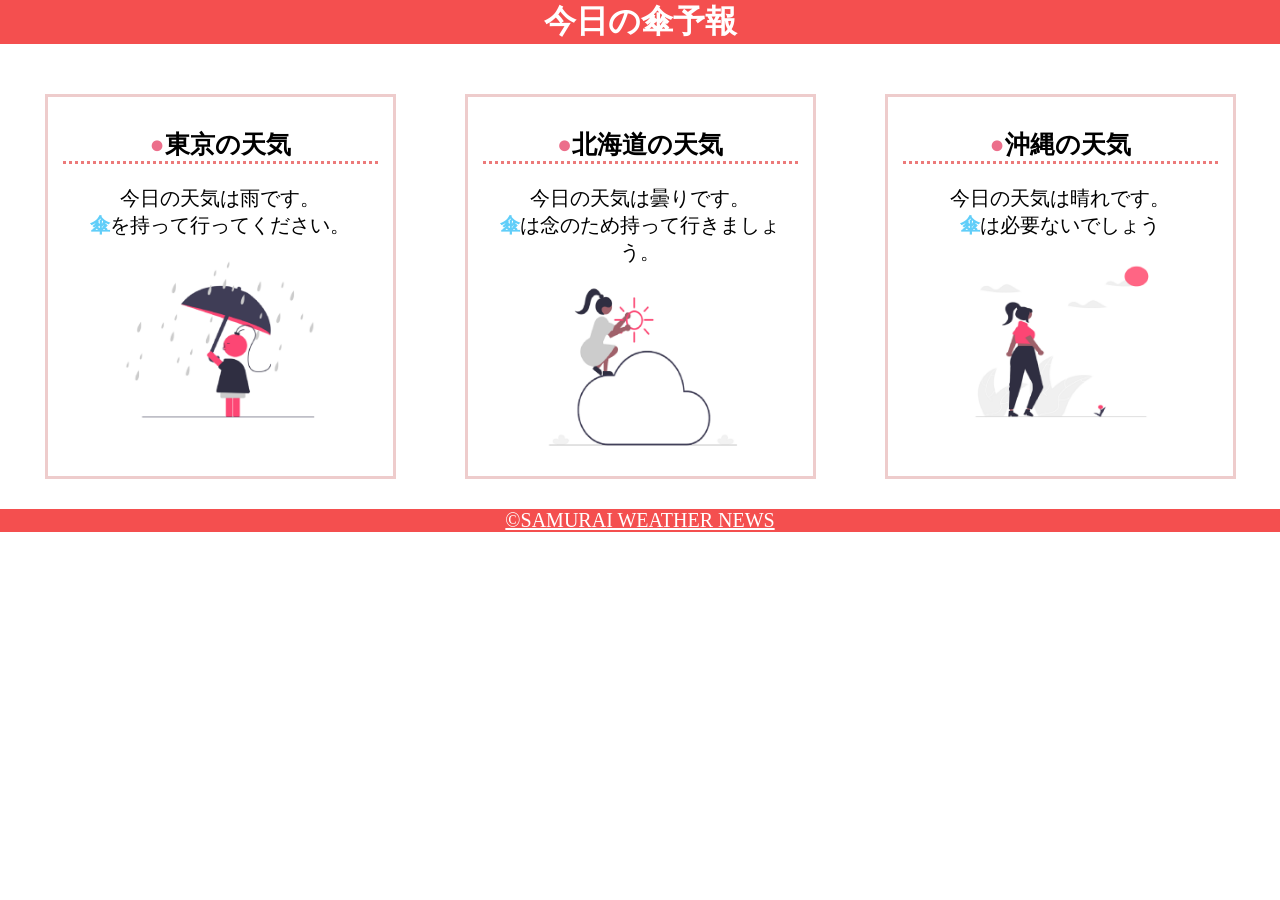
<file: kadai_022/kadai_022.html>
<!DOCTYPE html>
<html>
    <head>
        <meta charset="UTF-8">
        <meta name="viewport" content="width=device-width, initial-scale=1.0">
        <link rel="stylesheet" href="style.css">
        <meta name="description" content="このページは22章の課題です。">
        <title>22章課題</title>
    </head>
    <body>
       
        <header>
            <h1>今日の傘予報</h1>
        </header>  
 
        <main>

            <div id="parent">
                <div class="contents">
                    <h2>東京の天気</h2>
                    <p>今日の天気は雨です。</p>
                    <p>傘を持って行ってください。</p>
                    <img src="images/rainy.png" alt="雨">
                </div>
 
                <div class="contents">
                    <h2>北海道の天気</h2>
                    <p>今日の天気は曇りです。</p>
                    <p>傘は念のため持って行きましょう。</p>
                    <img src="images/cloudy.png" alt="曇り">
                </div>
 
                <div class="contents">
                    <h2>沖縄の天気</h2>
                    <p>今日の天気は晴れです。</p>
                    <p>傘は必要ないでしょう</p>
                    <img src="images/sunny.png" alt="晴れ">
                </div>

            </div>    
 
        </main>
 
        <footer>
            <a href="https://www.sejuku.net/corp/">&copy;SAMURAI WEATHER NEWS</a>
         </footer>
 
    </body>
</html>
</file>
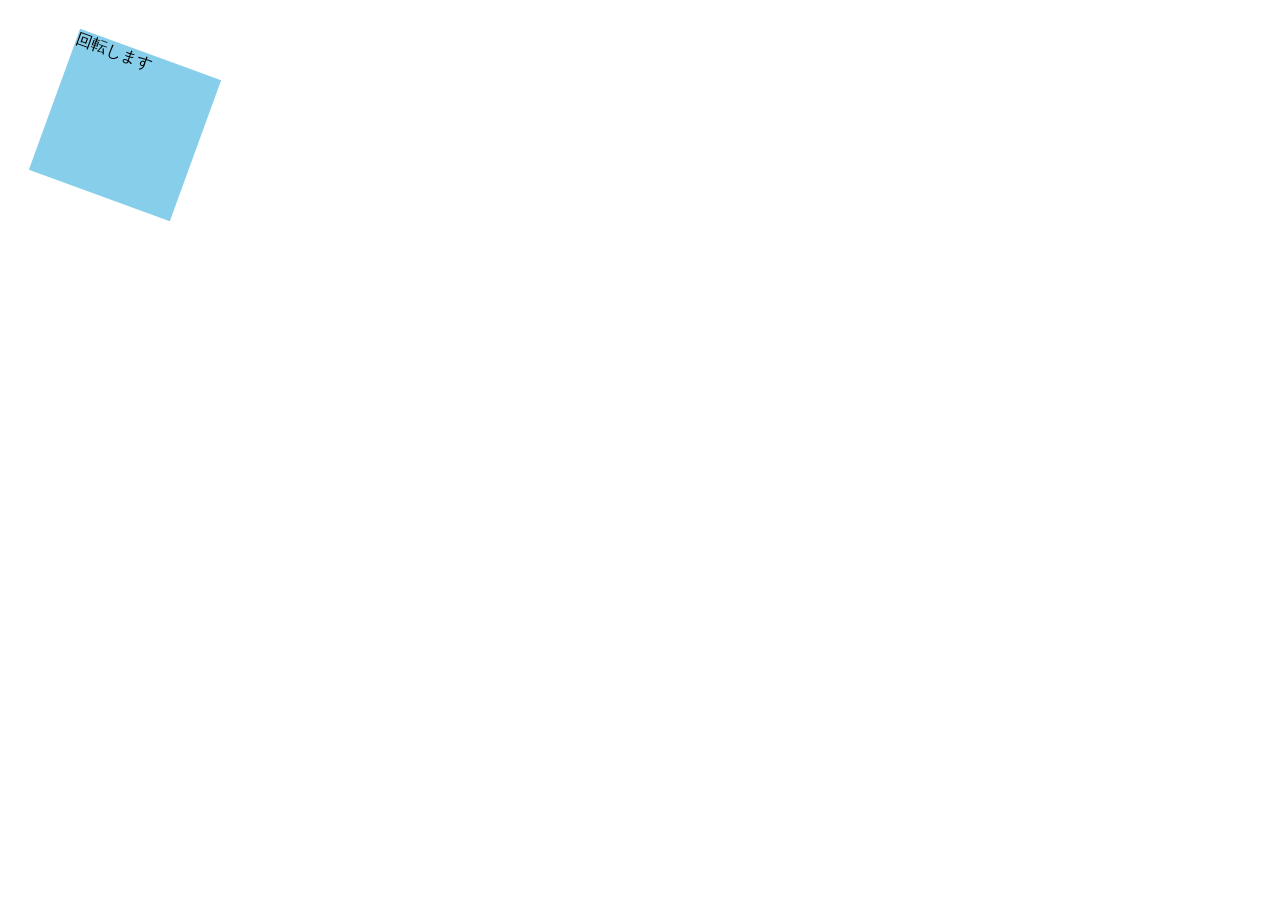
<file: kadai_mdn_css/mdn.html>
<!DOCTYPE html>
<html>

<head>
    <style>
        div {
            position: absolute;
            left: 50px;
            top: 50px;
            width: 150px;
            height: 150px;
            background-color: skyblue;
            transform: rotate(20deg);
        }
    </style>
</head>

<body>
    <div>
        回転します
    </div>

</body>

</html>
</file>
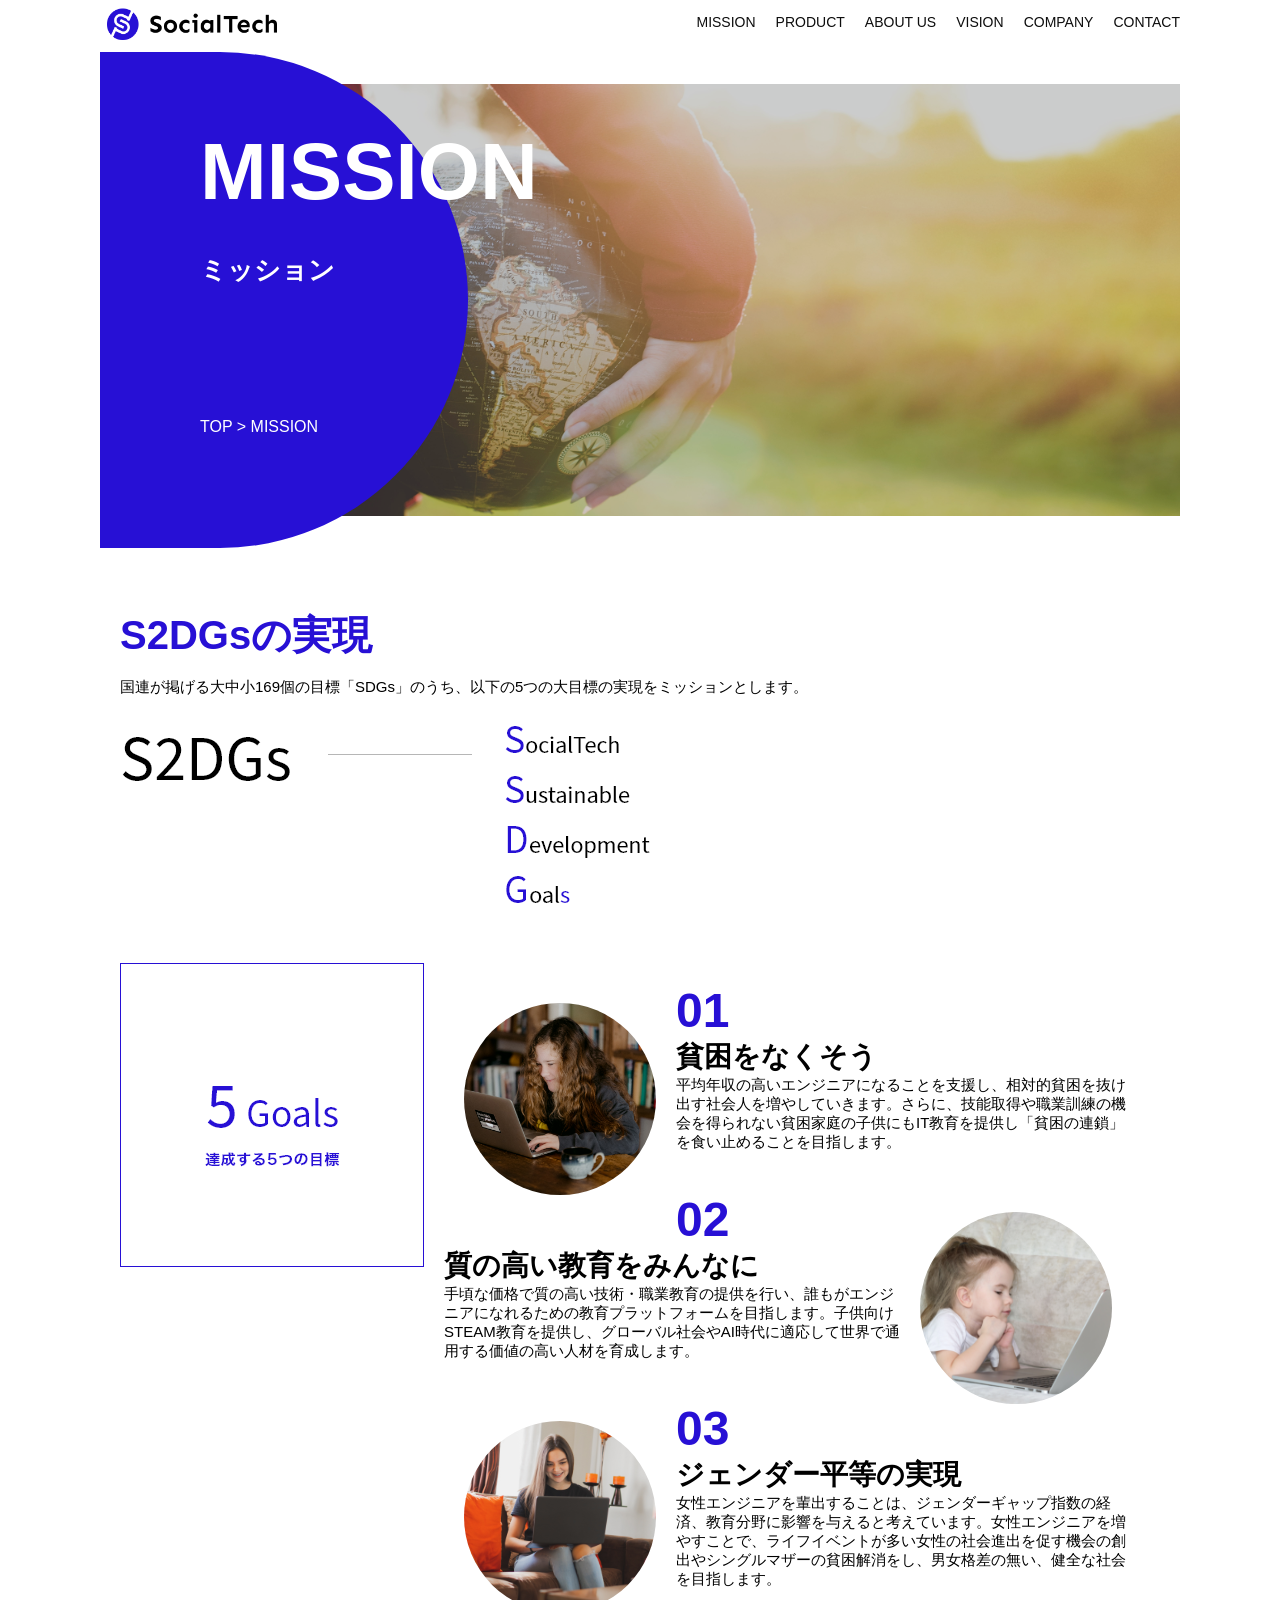
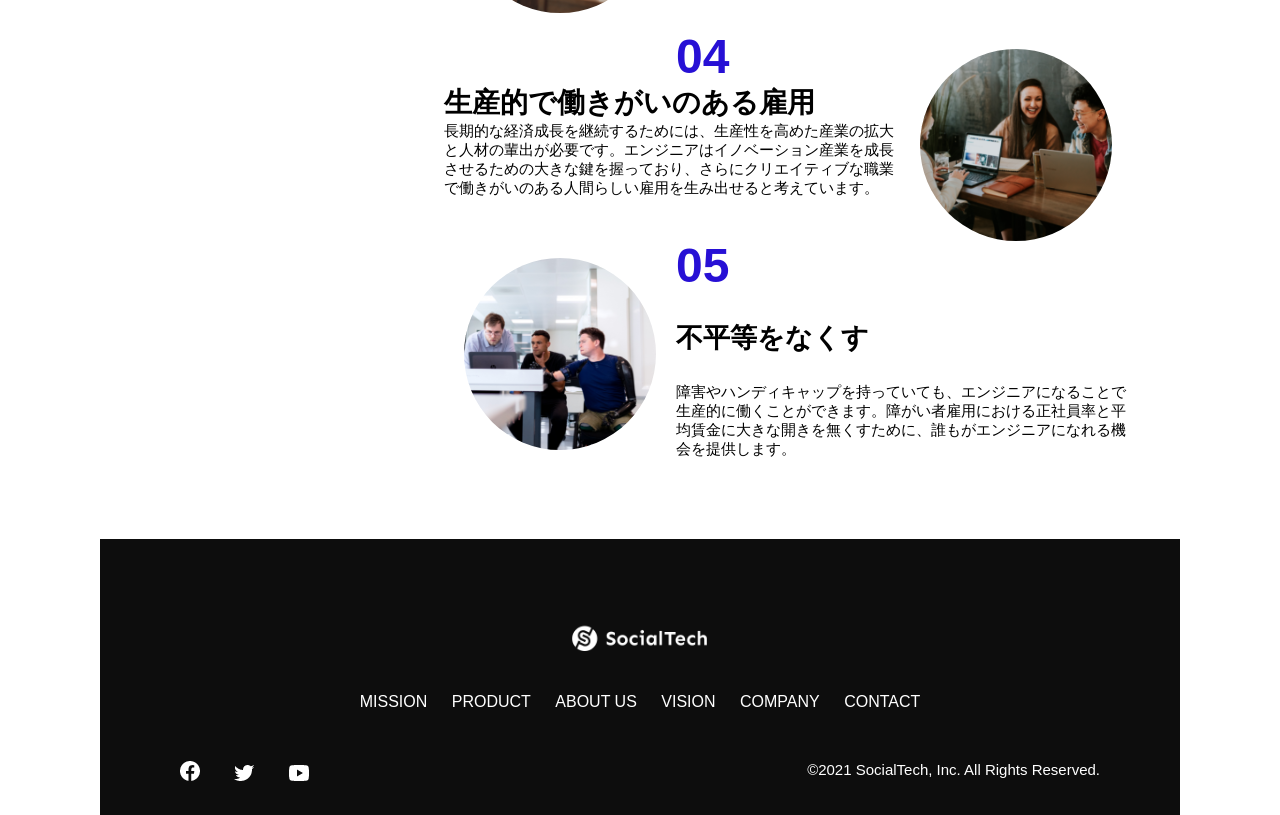
<file: socialtech/mission.html>
<!DOCTYPE html>
<html>
<head>
    <meta charset="UTF-8">
    <meta name="description" content="SocialTechが目指す5つの目標（S2DGs）を紹介します">
    <meta name="viewport" content="width=device-width, initial-scale=1.0">
    <link rel="stylesheet" href="style.css">
    <title>SocialTech - MISSION ミッション -</title>
</head>

<body>
    <header>
        <a href="index.html" id="logo">
            <img src="images/logo.png" alt="トップページに戻る">
        </a>
        <nav id="nav-pc">
            <ul>
                <li><a href="mission.html">MISSION</a></li>
                <li><a href="product.html">PRODUCT</a></li>
                <li><a href="index.html#aboutus">ABOUT US</a></li>
                <li><a href="index.html#vision">VISION</a></li>
                <li><a href="index.html#company">COMPANY</a></li>
                <li><a href="index.html#contact">CONTACT</a></li>
            </ul>
        </nav>
        <button id="menu-sp" onclick="document.getElementById('nav-sp').style.display = 'block'">
            <img src="images/button-menu.png" alt="ナビゲーションを開く">
        </button>
        <div id="nav-sp">
            <button id="close" onclick="document.getElementById('nav-sp').style.display = 'none'">
                <img src="images/button-close.png" alt="ナビゲーションを閉じる">
            </button>

            <nav>
                <ul>
                    <li>
                        <a id="logo-sp" href="index.html" onclick="document.getElementById('nav-sp').style.display = 'none'"><img src="images/logo-sp.png" alt="トップページに戻る"></a>
                    </li>
                    <li><a class="menu" href="mission.html" onclick="document.getElementById('nav-sp').style.display = 'none'">MISSION</a></li>
                    <li><a class="menu" href="product.html" onclick="document.getElementById('nav-sp').style.display = 'none'">PRODUCT</a></li>
                    <li><a class="menu" href="index.html#aboutus" onclick="document.getElementById('nav-sp').style.display = 'none'">ABOUT US</a></li>
                    <li><a class="menu" href="index.html#vision" onclick="document.getElementById('nav-sp').style.display = 'none'">VISION</a></li>
                    <li><a class="menu" href="index.html#company" onclick="document.getElementById('nav-sp').style.display = 'none'">COMPANY</a></li>
                    <li><a class="menu" href="index.html#contact" onclick="document.getElementById('nav-sp').style.display = 'none'">CONTACT</a></li>
                </ul>
            </nav>
            <div id="sns">
                <a href="https://www.facebook.com/sejuku2013">
                    <img src="images/button-facebook.png" alt="Facebookのリンク">
                </a>
                <a href="https://twitter.com/samuraijuku">
                    <img src="images/button-twitter.png" alt="Twitterのリンク">
                </a>
                <a href="https://www.youtube.com/channel/UCCFOQO5aDK0xXam4cUQXT8g">
                    <img src="images/button-youtube.png" alt="YouTubeのリンク">
                </a>
            </div>
        </div>
    </header>

    <main>
        <article>
            <section id="mission-main">
                <div class="mission-main-inner">
                    <div id="mission-title">
                        <h1>MISSION<br><span>ミッション</span></h1>
                        <p>TOP > MISSION</p>
                    </div>
                </div>
            </section>
            <section id="mission-s2dgs">
                <h2 class="mission-h2">S2DGsの実現</h2>
                <p>国連が掲げる大中小169個の目標「SDGs」のうち、以下の5つの大目標の実現をミッションとします。</p>
                <img src="images/mission/mission-s2dgs.png" alt="S2DGs">
            </section>

            <section id="mission-five-goals">
                <div class="five-goals-imags">
                    <img src="images/mission/mission-5goals.png" alt="5Goals">
                </div>
                <div class="five-goals-read">
                    <div>
                        <img class="fivegoals-image-left" src="images/mission/mission-5goals01.png" alt="PCを操作する女の子">
                        <span class="fivegoals-number">01</span>
                        <h3 class="fivegoals-h3">貧困をなくそう</h3>
                        <p class="fivegoals-p">平均年収の高いエンジニアになることを支援し、相対的貧困を抜け出す社会人を増やしていきます。さらに、技能取得や職業訓練の機会を得られない貧困家庭の子供にもIT教育を提供し「貧困の連鎖」を食い止めることを目指します。</p>
                    </div>
                    <div>
                        <img class="fivegoals-image-right" src="images/mission/mission-5goals02.png" alt="PCを見つめる小さい女の子">
                        <span class="fivegoals-number">02</span>
                        <h3 class="fivegoals-h3">質の高い教育をみんなに</h3>
                        <p class="fivegoals-p">手頃な価格で質の高い技術・職業教育の提供を行い、誰もがエンジニアになれるための教育プラットフォームを目指します。子供向けSTEAM教育を提供し、グローバル社会やAI時代に適応して世界で通用する価値の高い人材を育成します。</p>
                    </div>
                    <div>
                        <img class="fivegoals-image-left" src="images/mission/mission-5goals03.png" alt="PCを操作する女性">
                        <span class="fivegoals-number">03</span>
                        <h3 class="fivegoals-h3">ジェンダー平等の実現</h3>
                        <p class="fivegoals-p">女性エンジニアを輩出することは、ジェンダーギャップ指数の経済、教育分野に影響を与えると考えています。女性エンジニアを増やすことで、ライフイベントが多い女性の社会進出を促す機会の創出やシングルマザーの貧困解消をし、男女格差の無い、健全な社会を目指します。</p>
                    </div>
                    <div>
                        <img class="fivegoals-image-right" src="images/mission/mission-5goals04.png" alt="笑顔で話し合う3人の男女">
                        <span class="fivegoals-number">04</span>
                        <h3 class="fivegoals-h3">生産的で働きがいのある雇用</h3>
                        <p class="fivegoals-p">長期的な経済成長を継続するためには、生産性を高めた産業の拡大と人材の輩出が必要です。エンジニアはイノベーション産業を成長させるための大きな鍵を握っており、さらにクリエイティブな職業で働きがいのある人間らしい雇用を生み出せると考えています。</p>
                    </div>
                    <div>
                        <img class="fivegoals-image-left" src="images/mission/mission-5goals05.png" alt="障害を持つ男性が生き生きと働く様子">
                        <span class="fivegoals-number">05</span>
                        <h3 class="ivegoals-h3">不平等をなくす</h3>
                        <p class="fivegoals-p">障害やハンディキャップを持っていても、エンジニアになることで生産的に働くことができます。障がい者雇用における正社員率と平均賃金に大きな開きを無くすために、誰もがエンジニアになれる機会を提供します。</p>
                    </div>
                </div>
            </section>
        </article>
    </main>
    <footer>
        <div id="footer-logo">
            <img src="images/logo-sp.png" alt="SocialTech">
        </div>
        <div id="footer-link">
            <a href="mission.html">MISSION</a>
            <a href="product.html">PRODUCT</a>
            <a href="index.html#aboutus">ABOUT US</a>
            <a href="index.html#vision">VISION</a>
            <a href="index.html#company">COMPANY</a>
            <a href="index.html#contact">CONTACT</a>
        </div>
        <div id="sns-footer">
            <div class="sns-btns">
                <a href="https://www.facebook.com/sejuku2013"><img src="images/button-facebook.png" alt="Facebookのリンク"></a>
                <a href="https://twitter.com/samuraijuku"><img src="images/button-twitter.png" alt="Twitterのリンク"></a>
                <a href="https://www.youtube.com/channel/UCCFOQO5aDK0xXam4cUQXT8g"><img src="images/button-youtube.png" alt="YouTubeのリンク"></a>
            </div>
            <p id="copyright">&copy;2021 SocialTech, Inc. All Rights Reserved.</p>
        </div>
    </footer>
</body>
</html>
</file>
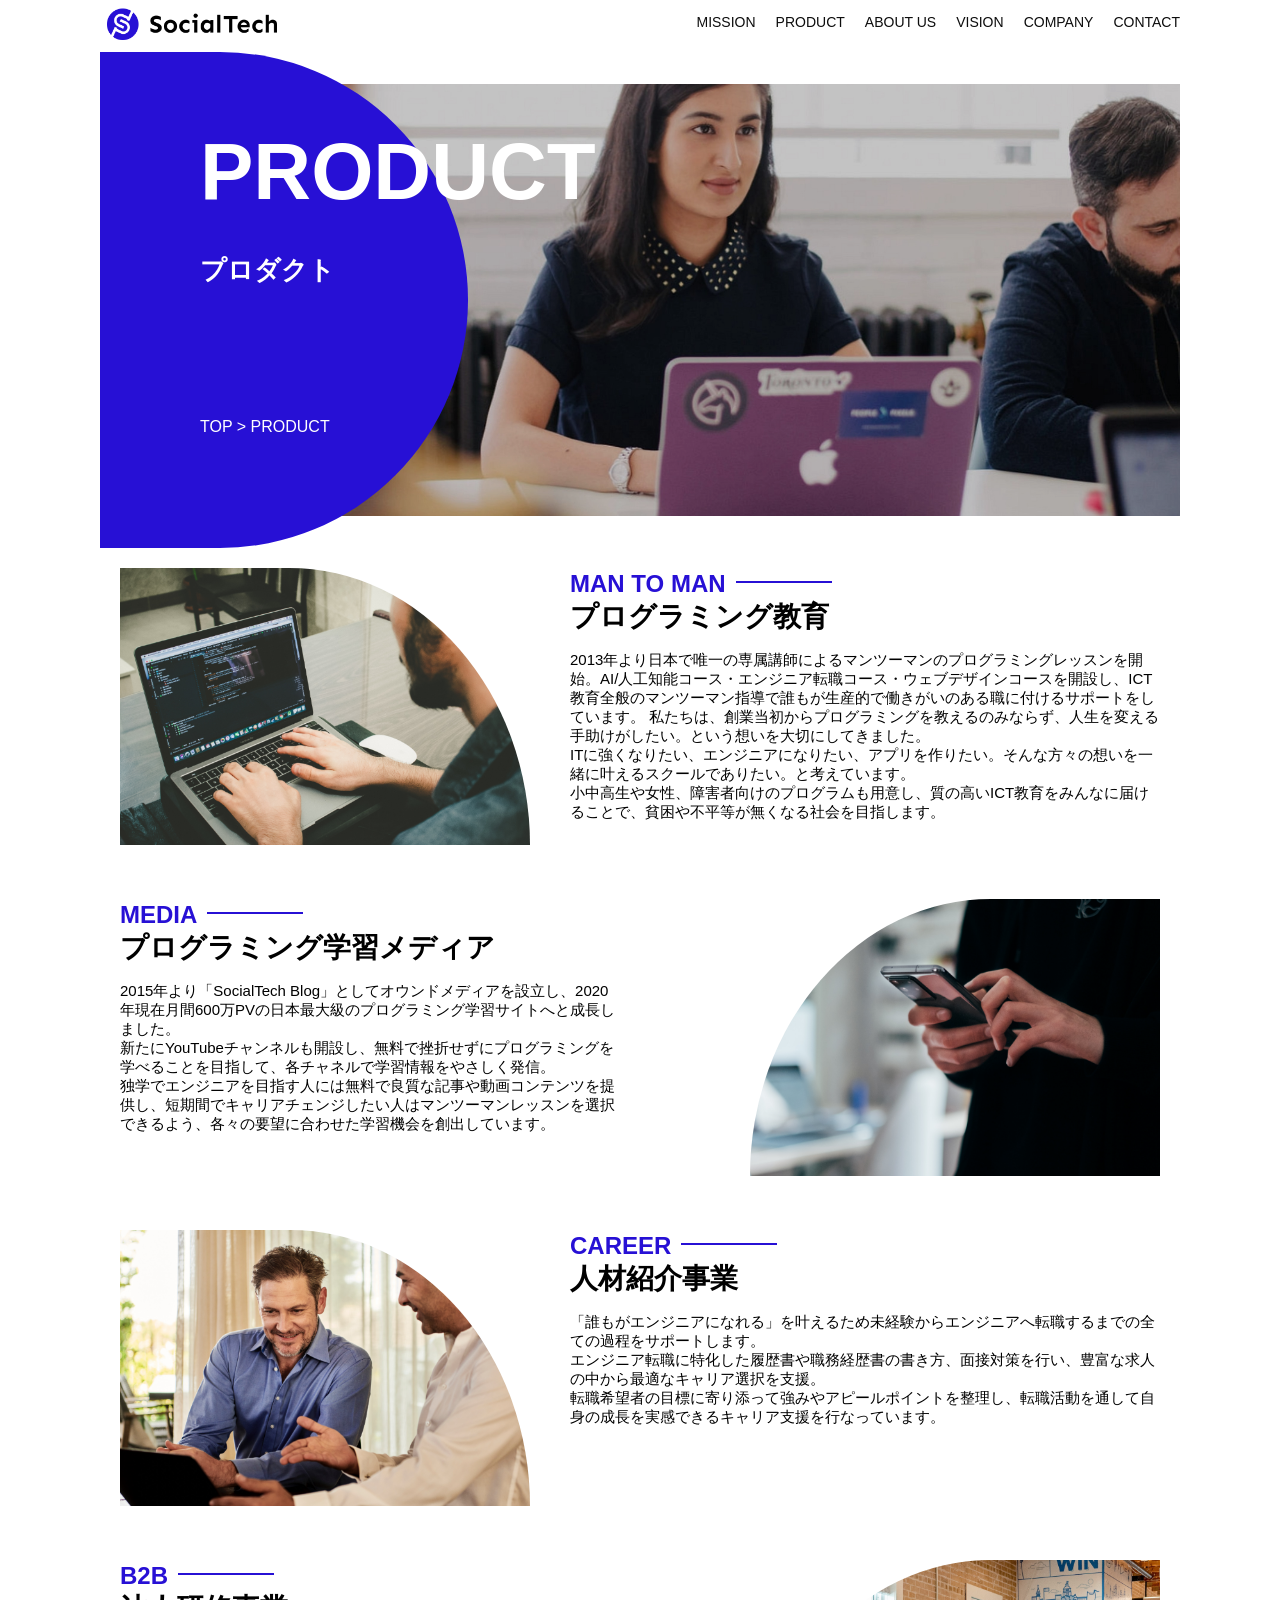
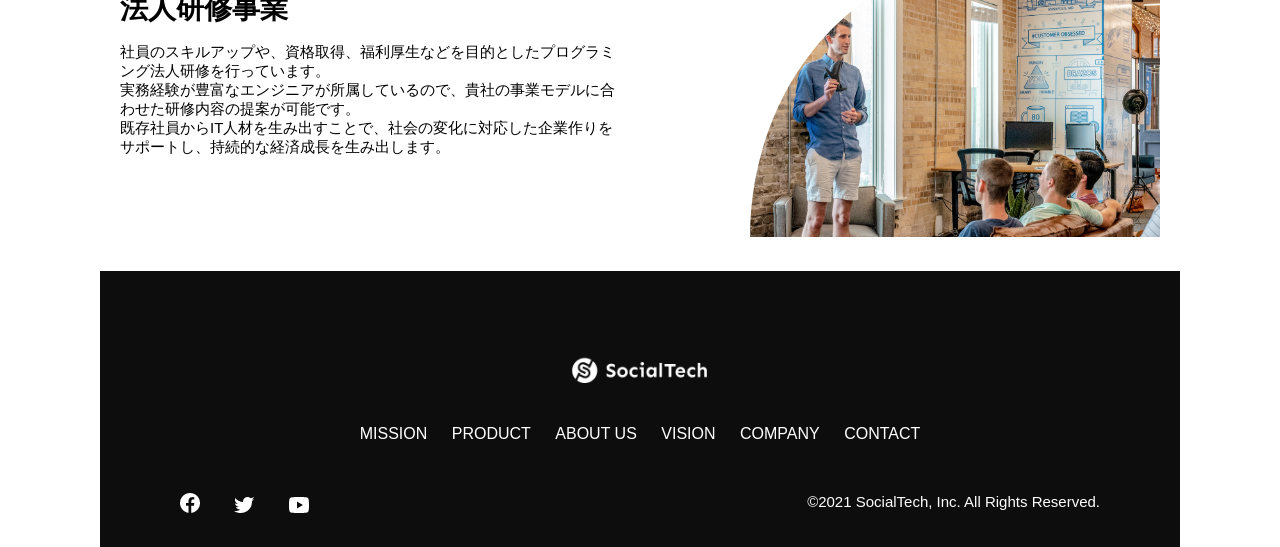
<file: socialtech/product.html>
<!DOCTYPE html>
<html>
<head>
    <meta charset="UTF-8">
    <meta name="viewport" content="width=device-width, initial-scale=1.0">
    <meta name="description" content="SocialTechの4つのプロダクトを紹介します">
    <title>SocialTech -PRODUCT プロダクト-</title>
    <link rel="stylesheet" href="style.css">
</head>
<body>
     <!-- ヘッダー -->
    <header>
        <!-- ロゴ -->
        <a href="index.html" id="logo">
            <img src="images/logo.png" alt="トップページに戻る">
        </a>

        <!-- PC用ナビゲーション -->
        <nav id="nav-pc">
            <ul>
                <li><a href="mission.html">MISSION</a></li>
                <li><a href="product.html">PRODUCT</a></li>
                <li><a href="index.html#aboutus">ABOUT US</a></li>
                <li><a href="index.html#vision">VISION</a></li>
                <li><a href="index.html#company">COMPANY</a></li>
                <li><a href="index.html#contact">CONTACT</a></li>
            </ul>
        </nav>

        <!-- スマホ用メニューボタン -->
        <button id="menu-sp" onclick="document.getElementById('nav-sp').style.display = 'block'">
            <img src="images/button-menu.png" alt="ナビゲーションを開く">
        </button>

        <!-- スマホ用ナビゲーション -->
        <div id="nav-sp">
            <button id="close" onclick="document.getElementById('nav-sp').style.display = 'none'">
                <img src="images/button-close.png" alt="ナビゲーションを閉じる">
            </button>

            <nav>
                <ul>
                    <li>
                        <a id="logo-sp" href="index.html" onclick="document.getElementById('nav-sp').style.display = 'none'"><img src="images/logo-sp.png" alt="トップページに戻る"></a>
                    </li>
                    <li><a class="menu" href="mission.html" onclick="document.getElementById('nav-sp').style.display = 'none'">MISSION</a></li>
                    <li><a class="menu" href="product.html" onclick="document.getElementById('nav-sp').style.display = 'none'">PRODUCT</a></li>
                    <li><a class="menu" href="index.html#aboutus" ondblclick="document.getElementById('nav-sp').style.display = 'none'">ABOUT US</a></li>
                    <li><a class="menu" href="index.html#vision" onclick="document.getElementById('nav-sp').style.display = 'none'">VISION</a></li>
                    <li><a class="menu" href="index.html#company" onclick="document.getElementById('nav-sp').style.display = 'none'">COMPANY</a></li>
                    <li><a class="menu" href="index.html#contact" onclick="document.getElementById('nav-sp').style.display = 'none'">CONTACT</a></li>
                </ul>
            </nav>
            <div id="sns">
                <a href="https://www.facebook.com/sejuku2013">
                    <img src="images/button-facebook.png" alt="Facebookのリンク">
                </a>
                <a href="https://twitter.com/samuraijuku">
                    <img src="images/button-twitter.png" alt="Twitterのリンク">
                </a>
                <a href="https://www.youtube.com/channel/UCCFOQO5aDK0xXam4cUQXT8g">
                    <img src="images/button-youtube.png" alt="YouTubeのリンク">
                </a>
            </div>
        </div>
    </header>

    <main>
        <article>
            <section id="product-main">
                <div class="product-main-inner">
                    <div id="product-title">
                        <h1>PRODUCT<br><span>プロダクト</span></h1>
                        <p>TOP > PRODUCT</p>
                    </div>
                </div>
            </section>
            <section class="product-section product-section-left">
                <div class="product-section-img">
                    <img src="images/product/product-mantoman.png" alt="PCでコードを書く男性">
                </div>
                <div class="product-read">
                    <h2 class="product-h2">MAN TO MAN</h2>
                    <h3 class="product-h3">プログラミング教育</h3>
                    <p>2013年より日本で唯一の専属講師によるマンツーマンのプログラミングレッスンを開始。AI/人工知能コース・エンジニア転職コース・ウェブデザインコースを開設し、ICT教育全般のマンツーマン指導で誰もが生産的で働きがいのある職に付けるサポートをしています。 私たちは、創業当初からプログラミングを教えるのみならず、人生を変える手助けがしたい。という想いを大切にしてきました。<br>ITに強くなりたい、エンジニアになりたい、アプリを作りたい。そんな方々の想いを一緒に叶えるスクールでありたい。と考えています。<br>小中高生や女性、障害者向けのプログラムも用意し、質の高いICT教育をみんなに届けることで、貧困や不平等が無くなる社会を目指します。</p>
                </div>
            </section>

            <section class="product-section product-section-right">
                <div class="product-read">
                    <h2 class="product-h2">MEDIA</h2>
                    <h3 class="product-h3">プログラミング学習メディア</h3>
                    <p>2015年より「SocialTech Blog」としてオウンドメディアを設立し、2020年現在月間600万PVの日本最大級のプログラミング学習サイトへと成長しました。<br>新たにYouTubeチャンネルも開設し、無料で挫折せずにプログラミングを学べることを目指して、各チャネルで学習情報をやさしく発信。<br>独学でエンジニアを目指す人には無料で良質な記事や動画コンテンツを提供し、短期間でキャリアチェンジしたい人はマンツーマンレッスンを選択できるよう、各々の要望に合わせた学習機会を創出しています。</p>
                </div>
                <div class="product-section-img">
                    <img src="images/product/product-media.png" alt="スマートフォンを操作する人">
                </div>
            </section>
            <section class="product-section product-section-left">
                <div class="product-section-img">
                    <img src="images/product/product-career.png" alt="笑顔で話し合う2人の男性">
                </div>
                <div class="product-read">
                    <h2 class="product-h2">CAREER</h2>
                    <h3 class="product-h3">人材紹介事業</h3>
                    <p>「誰もがエンジニアになれる」を叶えるため未経験からエンジニアへ転職するまでの全ての過程をサポートします。<br>エンジニア転職に特化した履歴書や職務経歴書の書き方、面接対策を行い、豊富な求人の中から最適なキャリア選択を支援。<br>転職希望者の目標に寄り添って強みやアピールポイントを整理し、転職活動を通して自身の成長を実感できるキャリア支援を行なっています。<br></p>
                </div>
            </section>
            <section class="product-section product-section-right">
                <div class="product-read">
                    <h2 class="product-h2">B2B</h2>
                    <h3 class="product-h3">法人研修事業</h3>
                    <p>社員のスキルアップや、資格取得、福利厚生などを目的としたプログラミング法人研修を行っています。<br>実務経験が豊富なエンジニアが所属しているので、貴社の事業モデルに合わせた研修内容の提案が可能です。<br>既存社員からIT人材を生み出すことで、社会の変化に対応した企業作りをサポートし、持続的な経済成長を生み出します。</p>
                </div>
                <div class="product-section-img">
                    <img src="images/product/product-b2b.png" alt="講演中の男性とそれを聴く人々">
                </div>
            </section>
        </article>
    </main>

    <footer>
        <div id="footer-logo">
            <img src="images/logo-sp.png" alt="SocialTech">
        </div>
        <div id="footer-link">
            <a href="mission.html">MISSION</a>
            <a href="product.html">PRODUCT</a>
            <a href="index.html#aboutus">ABOUT US</a>
            <a href="index.html#vision">VISION</a>
            <a href="index.html#company">COMPANY</a>
            <a href="index.html#contact">CONTACT</a>
        </div>
        <div id="sns-footer">
            <div class="sns-btns">
                <a href="https://www.facebook.com/sejuku2013"><img src="images/button-facebook.png" alt="Facebookのリンク"></a>
                <a href="https://twitter.com/samuraijuku"><img src="images/button-twitter.png" alt="Twitterのリンク"></a>
                <a href="https://www.youtube.com/channel/UCCFOQO5aDK0xXam4cUQXT8g"><img src="images/button-youtube.png" alt="YouTubeのリンク"></a>
            </div>
            <p id="copyright">&copy;2021 SocialTech, Inc. All Rights Reserved.</p>
        </div>
    </footer>
    
</body>
</html>
</file>
<file: camera/style.css>
/* ページ全体 */
body {
    margin: 0;
    padding: 10px;
    font-family: Arial, "Noto Sans JP", sans-serif;
    color: #000;
}

/* ヘッダー */
header {
    max-width: 1000px;
    margin: 20px auto 16px;
}

nav {
    display: flex;
    justify-content: space-between;
    align-items: center;
    padding: 10px 20%;
}

/* MyProfileのタイトル */
nav h1 {
    font-size: 32px;
    margin: 0;
    padding: 12px 28px;
    border: 1px solid #000;
}

/* ナビゲーションメニュー */
nav ul {
    display: flex;
    list-style: none;
    gap: 35px;
    margin: 0;
    padding: 0;
}

nav a {
    color: #000;
    text-decoration: none;
    font-size: 32px;
    font-weight: bold;
}

/* メインコンテンツ */
main {
    max-width: 1000px;
    margin: 0 auto;
}

article {
    padding: 16px;
}

/* メインビジュアル */
.main-visual {
    width: 100%;
    margin-bottom: 16px;
}

.main-visual img {
    display: block;
    width: 100%;
    height: 385px;
    object-fit: cover;
}

/* About・Works共通 */
section {
    margin-bottom: 12px;
    padding: 16px 20px;
}

section h2 {
    text-align: center;
    font-size: 36px;
    margin: 16px 0 28px;
}

/* プロフィール */
.profile {
    display: flex;
    justify-content: center;
    align-items: center;
    gap: 32px;
    margin-bottom: 16px;
}

.profile > img {
    width: 140px;
    height: 140px;
    border-radius: 50%;
    object-fit: cover;
}

.profile-text h3 {
    font-size: 24px;
    margin: 0 0 12px;
}

.profile-text ul {
    margin: 0;
    padding-left: 26px;
    font-size: 16px;
    line-height: 1.5;
}

/* Worksの写真一覧 */
.works-list {
    display: flex;
    justify-content: center;
    gap: 18px;
}

.works-item {
    width: 180px;
    text-align: center;
}

.works-item img {
    width: 100%;
    height: 135px;
    object-fit: cover;
}

.works-item p {
    font-size: 16px;
    line-height: 1.5;
    margin-top: 24px;
}

/* フッター */
footer {
    max-width: 1000px;
    margin: 0 auto;
    padding: 10px;
    text-align: center;
}

footer p {
    margin: 10px 0;
    font-size: 16px;
}

/* スマートフォン対応 */
@media (max-width: 600px) {
    nav {
        padding: 10px;
        gap: 12px;
    }

    nav h1 {
        font-size: 20px;
        padding: 10px;
    }

    nav ul {
        gap: 12px;
    }

    nav a {
        font-size: 18px;
    }

    article {
        padding: 8px;
    }

    .main-visual img {
        height: 220px;
    }

    section h2 {
        font-size: 28px;
    }

    .profile {
        flex-direction: column;
        gap: 16px;
    }

    .profile-text h3 {
        font-size: 20px;
    }

    .works-list {
        flex-direction: column;
        align-items: center;
    }

    .works-item {
        width: 100%;
        max-width: 300px;
    }

    .works-item img {
        height: auto;
    }
}
</file>
<file: socialtech/style.css>
/* PC、スマホ共通スタイル */
* {
    box-sizing:  border-box
  }

p {
  font-size: 15px;
}

body {
  max-width: 1080px;
  margin: 0 auto 0 auto;
  font-family:"Source Sans Pro", "Hiragino Kaku Gothic ProN", Meiryo, Arial, sans-serif;
}

header {
  display: flex;
  justify-content: space-between;
}

#nav-pc {
  font-size: 14px;
}

#nav-pc ul {
  display: flex;
  padding-left: 0;
}

#nav-pc li {
  list-style: none;
}

#nav-pc a {
  text-decoration: none;
  margin-left: 20px;
  color: #0d0d0d;
}

#nav-pc a:hover {
  text-decoration: underline;
}

#nav-sp,
#menu-sp {
  display: none;
}

#main-visual {
  position: relative;
  height: 400px;
}

#main-message {
  position: absolute;
  top: 0;
  left: 0;
  background-color: #2710d5;
  color: #ffffff;
  border-radius: 0 0 476px 0;
  max-width: 620px;
  height: 100%;
  width: 100%;
  z-index: 11;
}

#main-message h1 {
  font-size: 60px;
  margin: 100px 0 0 50px;
}

#main-message > p {
  font-size: 28px;
  margin: 0 0 0 50px;
}

#main-visual > img {
  max-width: 620px;
  border-radius: 476px 0 0 0;
  position: absolute;
  top: 0;
  right: 0;
  z-index: 10;
}

h2 {
  margin: 40px 0 0 0;
}

h2::after {
  content: url("images/line.png");
  margin-left: 10px;
}

h3 {
  font-size: 27px;
}

#mission {
  margin: 80px auto 80px auto;
}

#mission-flex {
  display: flex;
}

#mission-flex > div {
  width: 50%;
  margin: 20px;
}

#mission-photo {
  width: 100%;
}

#s2dgs {
  margin-top: 50px;
  width: 100%;
}

#product {
  background-color: #fafafa;
  margin: 80px 0 80px 0;
  padding: 10px 40px 0px 40px;
}

#product .product-flex {
  margin-top: 40px;
  display: flex;
}

#product-left {
  width: 50%;
  margin-right: 20px;
}

#product-right {
  width: 50%;
  margin-left: 20px;
  margin-top: 80px;
}

#product-left > div {
  position: relative;
  height: 480px;
  margin-right: 20px;
}

#product-right > div {
  position: relative;
  height: 480px;
  margin-left: 20px;
}

.product-photo {
  width: 100%;
}

.product-explain {
  background-color: #ffffff;
  position: absolute;
  left: 0;
  bottom: 50px;
  margin: 0 40px 0 40px;
  padding: 20px;
  box-shadow: 5px 5px 10px rgba(0, 0, 0, 0.05);
}

.product-explain > span {
  color: #2710d5;
  font-weight: bold;
  font-size: 16px;
  margin: 0px;
}

.product-explain > h3 {
  margin: 5px 0 5px 0;
}

.product-explain > p {
  font-size: 14px;
  margin: 0;
}

#product-more {
  text-align: center;
}

#product-more a {
  position: relative;
  bottom: -42px;
}

#aboutus {
  margin: 80px auto 80px auto;
}

#aboutus > div {
  display: flex;
}

.culture-img {
  width: 50%;
  align-self: flex-start;
}

.culture-img2 {
  margin-top: 50px;
  width: 100%;
}

.culture-table {
  margin-right: 50px;
}

.culture-num {
  font-size: 80px;
  color: #2710d5;
  padding: 0 20px 0 0;
}

.culture-table th {
  text-align: left;
  font-size: 28px;
  font-weight: bold;
}

.culture-en  {
  color: #2710d5;
  font-size: 24px;
}

.culture-description {
  margin: 0;
}

#vision {
  margin: 80px auto 80px auto;
}

#vision > div {
  display: flex;
  justify-content: space-between;
  flex-wrap: wrap;
}

.vision-box {
  width: 300px;
  height: 300px;
  margin-bottom: 30px;
  position: relative;
}

.vision-box > img {
  width: 100%;
  position: relative;
  z-index: 30;
}

.vision-box > div {
  position: absolute;
  top: 0;
  left: 0;
  z-index: 31;
  margin-right: 20px;
}

.vision-box > div > h4 {
  color: #2710d5;
  font-size: 19px;
  margin: 80px 0 0 0;
}

.vision-box > div > h4::first-letter {
  font-size: 40px;
}

.vision-box > div > h5 {
  font-size: 20px;
  margin: 0 0 0 0;
}

.vision-box > div > p {
  margin: 10px 0 0 0;
}

#company {
  margin: 80px auto 80px auto;
}

#company-table {
  width: 100%;
}

.tableheader {
  text-align: left;
  padding: 20px;
  border-bottom-color: #2710d5;
  border-bottom-width: 1px;
  border-bottom-style: solid;
  width: 100px;
}

.tableheader-first {
  border-top-color: #2710d5;
  border-top-width: 1px;
  border-top-style: solid;
}

.cell {
  padding: 30px;
  border-bottom-color: #ececec;
  border-bottom-width: 1px;
  border-bottom-style: solid;
}

.cell-first {
  border-top-color: #ececec;
  border-top-width: 1px;
  border-top-style: solid;
}

#company > iframe {
  width: 100%;
  height: 368px;
  margin-top: 40px;
}

#contact {
  margin: 80px auto  80px auto;
}

#contact > form > div {
  display: flex;
  flex-direction: row;
  flex-wrap: wrap;
  padding-bottom: 30px;
}

.contact-heading {
  width: 240px;
  align-self: center;
}

.contact-label {
  font-weight: bold;
}

.contact-span {
  color: #ce2222;
  margin: 0 0 0 20px;
  font-weight: bold;
}

.contact-textbox {
  border-top: 0px;
  border-left: 0px;
  border-right: 0px;
  border-bottom-width: 1px;
  border-bottom-color: #707070;
  border-style: solid;
  background-color: #fafafa;
  width: 400px;
  height: 56px;
}

.contact-textarea {
  border-top: 0px;
  border-left: 0px;
  border-right: 0px;
  border-bottom-width: 1px;
  border-bottom-color: #707070;
  background-color: #fafafa;
  width: 400px;
  height: 200px;
}

#contact dt {
  font-weight: bold;
}

#contact dd {
  margin: 0 0 16px 0;
}

#contact dd p {
  margin: 0;
}

#contact dd ul {
  padding-left: 0;
}

#contact dd li {
  margin-bottom: 0;
  list-style: none;
}

footer {
  background-color: #0d0d0d;
  text-align: center;
  padding: 80px 80px 30px 80px;
}

#footer-logo {
  margin-bottom: 30px;
}

#footer-link {
  margin-bottom: 50px;
}

#footer-link > a {
  text-decoration: none;
  margin: 10px;
  color: #ffffff;
}

#footer-link > a:hover {
  text-decoration: underline;
}

#sns-footer {
  display: flex;
  justify-content: space-between;
}

#sns-footer a {
  margin-right: 30px;
}

#copyright {
  color: #ffffff;
  margin: 0;
}

/*mission.html用スタイル */
/*ミッションのメインビジュアル */
.mission-main-inner {
  background-image: url("images/mission/mission-main.png");
  background-repeat: no-repeat;
  background-position-y: center;
}

#mission-title {
  background-color: #2710d5;
  width: 368px;
  color: #ffffff;
  height: 496px;
  border-radius: 0 248px 248px 0;
  position: relative;
}

#mission-title h1 {
  position: absolute;
  top: 0;
  left: 100px;
  font-size: 80px;
  line-height: 1;
}

#mission-title h1 span {
  font-size: 26px;
}

#mission-title > p {
  position: absolute;
  top: 350px;
  left: 100px;
  font-size: 16px;
}

/* ミッションページ　S2DGSの設定 */
#mission-s2dgs {
  padding: 20px;
}

.mission-h2 {
  color: #2710d5;
  font-size: 40px;
}

.mission-h2::after {
  content: none;
}

/* ミッションページ　5つのゴールの設定 */
#mission-five-goals {
  padding: 20px;
  display: flex;
}

#mission-five-goals .five-goals-image {
  width: 30%;
  padding: 20px;
}

#mission-five-goals .five-goals-image img {
  width: 100%;
}

#mission-five-goals .five-goals-read {
  width: 70%;
  padding: 20px;
}

#mission-five-goals .five-goals-read > div {
  margin-bottom: 40px;
}

.fivegoals-image-right {
  float: right;
  margin: 20px;
}

.fivegoals-image-left {
  float: left;
  margin: 20px;
}

.fivegoals-number {
  color: #2710d5;
  font-size: 48px;
  font-weight: bold;
  margin: 0;
}

.fivegoals-h3 {
  font-size: 28px;
  margin: 0;
}

.fivegoals-p {
  margin: 0;
}

/* プロダクトページ */
.product-main-inner {
  background-image: url("images/product/product-main.png");
  background-repeat: no-repeat;
  background-position-y: center;
}

#product-title {
  background-color: #2710d5;
  width: 368px;
  color: #ffffff;
  height: 496px;
  border-radius: 0 248px 248px 0;
  position: relative;
}

#product-title h1 {
  position: absolute;
  top: 0;
  left: 100px;
  font-size: 80px;
  line-height: 1;
}

#product-title h1 span {
  font-size: 26px;
}

#product-title > p {
  position: absolute;
  top: 350px;
  left: 100px;
  font-size: 16px;
}

/* セクション */
.product-section {
  display: flex;
  padding: 20px 20px 0;
}

.product-section .product-section-img {
  width: 450px;
}

/* 右が画像のセクション*/
.product-section-left .product-section-img img {
  width: 100%;
  padding: 0 40px 30px 0;
  border-radius: 0 432px 0 0;
}

.product-section-left .product-read {
  width: 50%;
  flex-grow: 1;
}

.product-section-left .product-read p {
  margin-bottom: 0;
}

/* 右が画像のセクション*/
.product-section-right {
  justify-content: space-between;
}

.product-section-right .product-section-img img {
  width: 100%;
  padding: 0 0 30px 40px;
  border-radius: 432px 0 0 0;
}

.product-section-right .product-read {
  width: 500px;
}

.product-h2 {
  color: #2710d5;
  font-size: 24px;
  margin: 0;
}

.product-h3 {
  font-size: 28px;
  margin: 0;
}

@media screen and (max-width: 767px) {
  #nav-pc {
    display: none;
  }


  #menu-sp {
    display: block;
    background-color: transparent;
    float: right;
    padding: 0;
    border: none;
  }

  #nav-sp {
    background-color: #2710d5;
    position: fixed;
    left: 0;
    top: 0;
    height: 100%;
    width: 100%;
    display: none;
    z-index: 100;
  }

  #close {
    position: absolute;
    top: 20px;
    right: 20px;
    background-color: transparent;
    border: none;
  }

  #nav-sp nav ul {
    padding-left: 0;
  }

  #nav-sp nav li {
    list-style: none;
  }

  #logo-sp {
    margin: 80px 0 30px 20px;
  }

  #nav-sp nav a {
    display: block;
    color: #ffffff;
  }

  #nav-sp nav a:hover {
    text-decoration: underline;
  }

  #nav-sp .menu {
    text-decoration: none;
    margin: 0 20px 0 20px;
    height: 44px;
    font-size: 16px;
    background-image: url("images/arrow.png");
    background-repeat: no-repeat;
    background-position: right top;
  }

  #sns {
    position: absolute;
    bottom: 20px;
    left: 20px;
  }

  #sns > a {
    margin-right: 30px;
  }
  
  #main-visual {
    position: relative;
    height: 470px;
  }

  #main-visual > div {
    text-align: center;
    height: 280px;
  }

  #main-visual h1 {
    font-size: 28px;
    margin: 90px 0 0 0;
  }

  #main-visual > div > p {
    margin: 0;
    font-size: 15px;
  }

  #main-visual > img {
    width: 100%;
    border-radius: 476px 0 0 0;
    top: auto;
    bottom: 0;
  }

  h2 {
    margin: 15px 0 15px 0;
  }

  h3 {
    font-size: 24px;
    margin: 10px 0 0 0;
  }

  #mission {
    margin: 20px 0 20px 0;
    padding: 0 20px 0 20px;
  }

  #mission-flex {
    flex-direction: column;
  }

  #mission-flex > div {
    width: 100%;
    margin: 0;
  }

  #product {
    margin: 0;
    padding: 10px 20px 0 20px;
  }

  #product .product-flex {
    flex-direction: column;
    margin-top: 0;
  }

  #product-left,
  #product-right {
    width: 100%;;
    margin: 0;
  }

  #product-left > div,
  #product-right > div {
    height: auto;
    margin: 0;
  }

  .product-explain {
    position: relative;
    margin: 0;
  }

  .product-explain > h3 {
    margin: 10px 0 10px 0;
    font-size: 24px;
  }

  #product-more {
    text-align: left;
  }

  #aboutus {
    margin: 80px 20px 80px 20px;
  }

  #aboutus > div {
    flex-direction: column;
  }

  .culture-table th {
    font-size: 16px;
  }

  .culture-table {
    margin-right: 0;
    padding-right: 20px;
    order: 2;
  }

  .culture-img {
    width: 100%;
    order: 1;
  }

  .culture-img2 {
    margin-top: 0;
  }

  .culture-num {
    padding: 0;
  }

  .culture-description {
    margin: 0;
  }

  #vision {
    margin: 80px 20px 80px 20px;
  }

  .vision-box > img {
    position: absolute;
    top: 0;
    left: 0;
  }

  .vision-box > div > h4 {
    margin: 60px 0 0 0;
  }

  #company {
    margin: 0 20px 0 20px;
  }

  #company > h3 {
    margin-bottom: 20px;
  }

  .tableheader {
    width: 50px;
  }

  .cell {
    padding: 20px;
  }

  #company > iframe {
    height: 240px;
  }

  #contact {
    margin: 80px 20px 80px 20px;
  }

  #contact > h3 {
    margin-bottom: 20px;
  }

  #contact > form > div {
    flex-direction: column;
    margin-bottom: 20px;
  }

  .contact-heading {
    align-self: auto;
    margin-bottom: 20px;
  }

  .contact-textbox {
    min-width: 300px;
    width: 100%;
  }

  .contact-textarea {
    height: 150px;
    width: 100%;
  }

  .radiobutton {
    margin-bottom: 20px;
  }

  footer {
    padding: 30px 20px 50px 20px;
    text-align: left;
  }

  #footer-link > a {
    margin: 0 20px 30px 0;
    display: block;
    background-image: url("images/arrow.png");
    background-repeat: no-repeat;
    background-position: right top;
  }

  #footer-link > a:hover {
    text-decoration: underline;
  }

  #sns-footer {
    flex-direction: column;
    justify-content: flex-start;
  }

  #copyright {
    font-size: 12px;
    margin-top: 30px;
  }

  #mission-main {
    height: 256px;
    margin-top: 4%;
    position: relative;
  }

  .mission-main-inner {
    height: 80%;
    background-size: cover;
  }

  #mission-title {
    width: 136px;
    height: 256px;
    position: absolute;
    top: -10%;
  }

  #mission-title h1 {
    left: 20px;
    font-size: 40px;
  }

  #mission-title h1 span {
    font-size: 18px;
  }

  #mission-title > p {
    top: 180px;
    left: 20px;
    font-size: 13px;
  }

  .mission-h2 {
    font-size: 38px;
    margin: 0px;
  }

  .mission-h2::after {
    content: none;
  }

  #mission-s2dgs > img {
    width: 100%;
  }

  #mission-five-goals {
    flex-direction: column;
  }

  #mission-five-goals > div {
    padding: 0;
  }

  #mission-five-goals .five-goals-image,
  #mission-five-goals .five-goals-read {
    width: 100%;
    padding: 0;
  }

  #mission-five-goals .five-goals-read > div {
    display: flex;
    flex-direction: column;
  }

  .fivegoals-image-right,
  .fivegoals-image-left {
    align-self: center;
  }

  /* プロダクトページ */
  #product-main {
    height: 256px;
    margin-top: 4%;
    position: relative;
  }

  .product-main-inner {
    height: 80%;
    background-size: cover;
  }

  #product-title {
    width: 136px;
    height: 256px;
    position: absolute;
    top: -10%;
  }

  #product-title h1 {
    left: 20px;
    font-size: 40px;
  }

  #product-title h1 span {
    font-size: 18px;
  }

  /* セクション */
  .product-section {
    flex-direction: column;
  }

  .product-section .product-section-img {
    width: 100%;
  }

  .product-section .product-section-img img {
    width: 100%;
    padding: 0;
  }

  /* 左が画像のセクション*/
  .product-section-left .product-section-img img {
    border-radius: 0 300px 0 0;
  }


  .product-section-left .product-read {
    width: 100%;
    flex-grow: 1;
  }

  /* 右が画像のセクション*/
  .product-section-right .product-section-img img {
    order: 1;
    border-radius: 300px 0 0 0;
  }

  .product-section-right .product-read {
    order: 2;
    width: 100%;
  }

  .mission-main-inner {
    background-image: url("images/mission/mission-main.png");
    background-repeat: no-repeat;
    background-position-y: center;
  }

  .mission-title {
    background-color: #2710d5;
    width: 368px;
    color: #ffffff;
    height: 496px;
    border-radius: 0 248px 248px 0;
    position: relative;
  }

  #mission-title h1 {
    position: absolute;
    top: 0;
    left: 100px;
    font-size: 80px;
    line-height: 1;
  }

  .mission-title h1 span {
    font-size: 26px;
  }

  #mission-title > p {
    position: absolute;
    top: 350px;
    left: 100px;
    font-size: 16px;
  }

  #mission-s2dgs {
    padding: 20px;
  }

  .mission-h2 {
    color: #2710d5;
    font-size: 40px;
  }

  .mission-h2::after {
    content: none;
  }

  #mission-five-goals {
    padding: 20px;
    display: flex;
  }

  #mission-five-goals .five-goals-image {
    width: 30px;
    padding: 20px;
  }

  #mission-five-goals .five-goals-image img {
    width: 100%;
  }

  #mission-five-goals .five-goals-read {
    width: 70%;
    padding: 20px;
  }

  #mission-five-goals .five-goals-read > div {
    margin-bottom: 40px;
  }

  .fivegoals-image-right {
    float: right;
    margin: 20px;
  }

  .fivegoals-image-left {
    float: left;
    margin: 20px;
  }

  .fivegoals-number {
    color: #2710d5;
    font-size: 48px;
    font-weight: bold;
    margin: 0;
  }

  .fivegoals-h3 {
    font-size: 28px;
    margin: 0;
  }

  .fivegoals-p {
    margin: 0;
  }

  .product-main-inner {
    background-image: url("images/product/product-main.png");
    background-repeat: no-repeat;
    background-position-y: center;
  }

  #product-title h1 span {
    font-size: 26px;
  }

  #product-title > p {
    position: absolute;
    top: 180px;
    left: 20px;
    font-size: 13px;
  }

/* セクション */
  .product-section .product-section-img {
    width: 450px;
  }

/* 左が画像のセクション*/
  .product-section-left .product-section-img img {
    width: 100%;
    padding: 0 40px 30px 0;
  }

  .product-section-left .product-read p {
    margin-bottom: 0;
  }

/* 右が画像のセクション*/
  .product-section-right {
    justify-content: space-between;
  }

  .product-section-right .product-section-img img {
    width: 100%;
    padding: 0 0 30px 40px;
    border-radius: 432px 0 0 0;
  }

  .product-section-right .product-read {
    width: 500px;
  }

  .product-h2 {
    color: #2710d5;
    font-size: 24px;
    margin: 0;
  }

  .product-h3 {
    font-size: 28px;
    margin: 0;
  }
}
</file>
<file: kadai_015/style.css>
html{
    font-size: 20px;
}

body{
    text-align: center;
    font-family: "Arial", "Meiryo", sans-serif;
    color: #333;
}

h1{
    font-family: 'Josefin Sans', sans-serif;
    letter-spacing: 1.2em;
    font-size: 2rem;
    font-weight: normal;
    text-shadow: 7px -8px 1px #2460af;
    border-bottom: 3px solid rgb(115, 115, 114);
}

.blue{
    color: skyblue;
}

.pink{
    color: rgb(255, 192, 203);
}

#basic p{
    font-weight: bold;
}
</file>
<file: kadai_018/style.css>
#top { 
width: 800px;
background-color: #dcc9f4;
margin: 20px auto;
text-align: center;
}

.top-child {
   width: 20%; 
   background-color: #ffd9df;
   display: inline-block;
}

#middle {
 width: 800px;
 height: 800px; 
 margin: 20px auto; 
 background-color: #ffd9df;
 position: relative;
}

#middle div{
    width: 200px;
    height: 200px;
    background-color: #87ceeb;
}

#middle-child01 {
    position:absolute;
    top: 100px;
    left: 100px;
}

#middle-child02 {
    position: absolute;
    top: 300px;
    left: 300px;
}

#middle-child03 {
    position: absolute;
    top: 500px;
    left: 500px;
}

#bottom {
    width: 800px;
    height: 300px;
    margin: auto;
    background-color: #87ceeb;
}

#bottom div {
    width: 400px;
    height: 100px;
    background-color: #e5dcf0;
}

#bottom-child02 {
    position: relative;
    left: 200px;
}

#bottom-child03 {
    position: relative;
    left: 400px;
}
</file>
<file: kadai_022/style.css>
h1 {
    margin: 0%;
    color: rgb(255, 255, 255);
}

p {
    margin: 0%;
    font-size: 20px;
}

body {
    margin: 0%;
}

a {
    font-size: 20px;
    color: rgb(255, 255, 255);
}

header {
    margin-bottom: 20px;
    background-color: rgb(244, 79, 79);
    text-align: center;
}

main {
    padding: 10px;
}

#parent {
    display: flex;
    justify-content: space-around;
}

.contents {
    border: 3px solid rgb(238, 204, 204);
    flex-basis: 25%;
    padding: 10px 15px;
    margin: 20px 0;
    text-align: center;
}

h2 {
    font-size: 25px;
    border-bottom: 3px dotted rgb(236, 122, 122);
}

h2::before {
    content: "●";
    color: rgb(236, 111, 139);
}

.contents p:nth-of-type(2)::first-letter {
    font-weight: bold;
    color: rgb(97, 206, 249);
}

.contents img {
    margin: 10px 0;
    width: 70%;
}

footer {
    background-color: rgb(244, 79, 79);
    text-align: center;
}

a:visited {
    color: rgb(193, 234, 251);
}

a:hover {
    color: rgb(245, 178, 168);
}

@media screen and (max-width: 768px) {
    .contents {
        flex-basis: auto;
    }
    
    h2 {
        font-size: 30px;
    }

    p {
        font-size: 25px;
    }

    #parent {
        flex-direction: column;
    }
}
</file>
